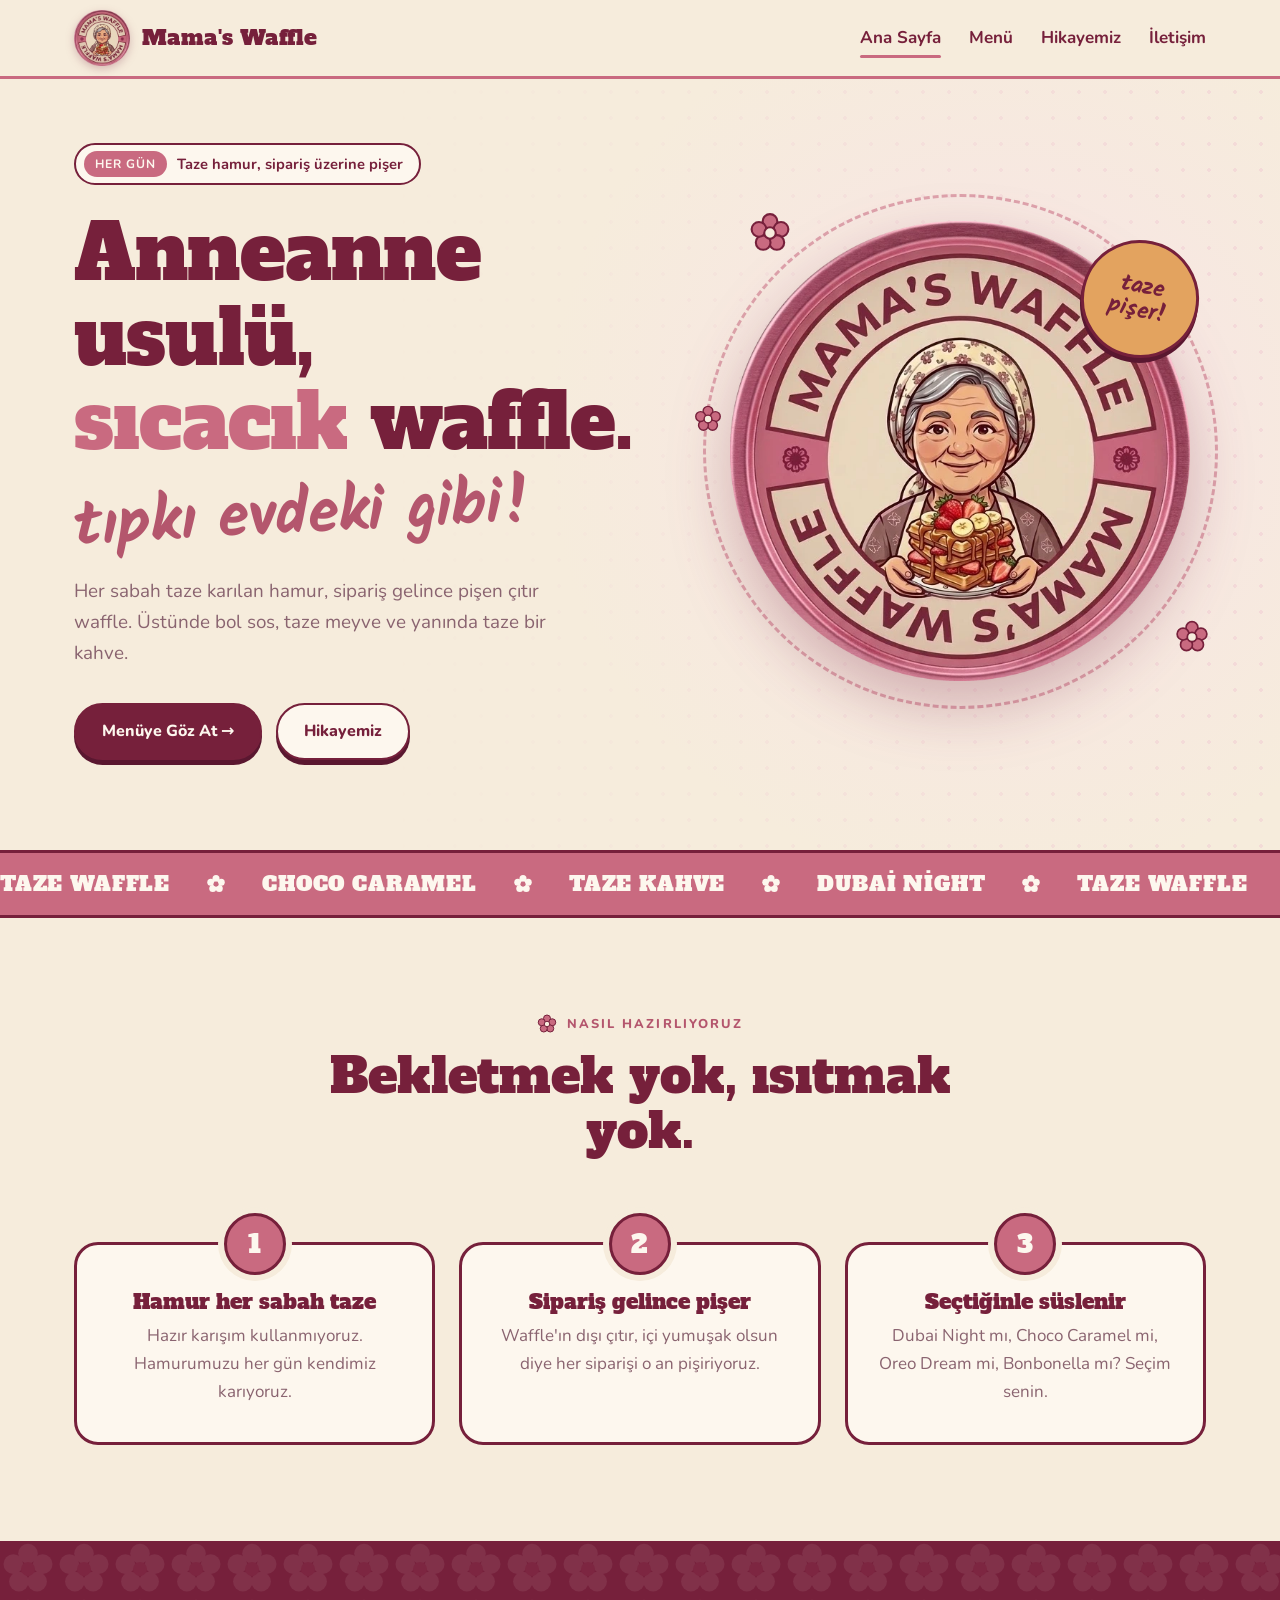
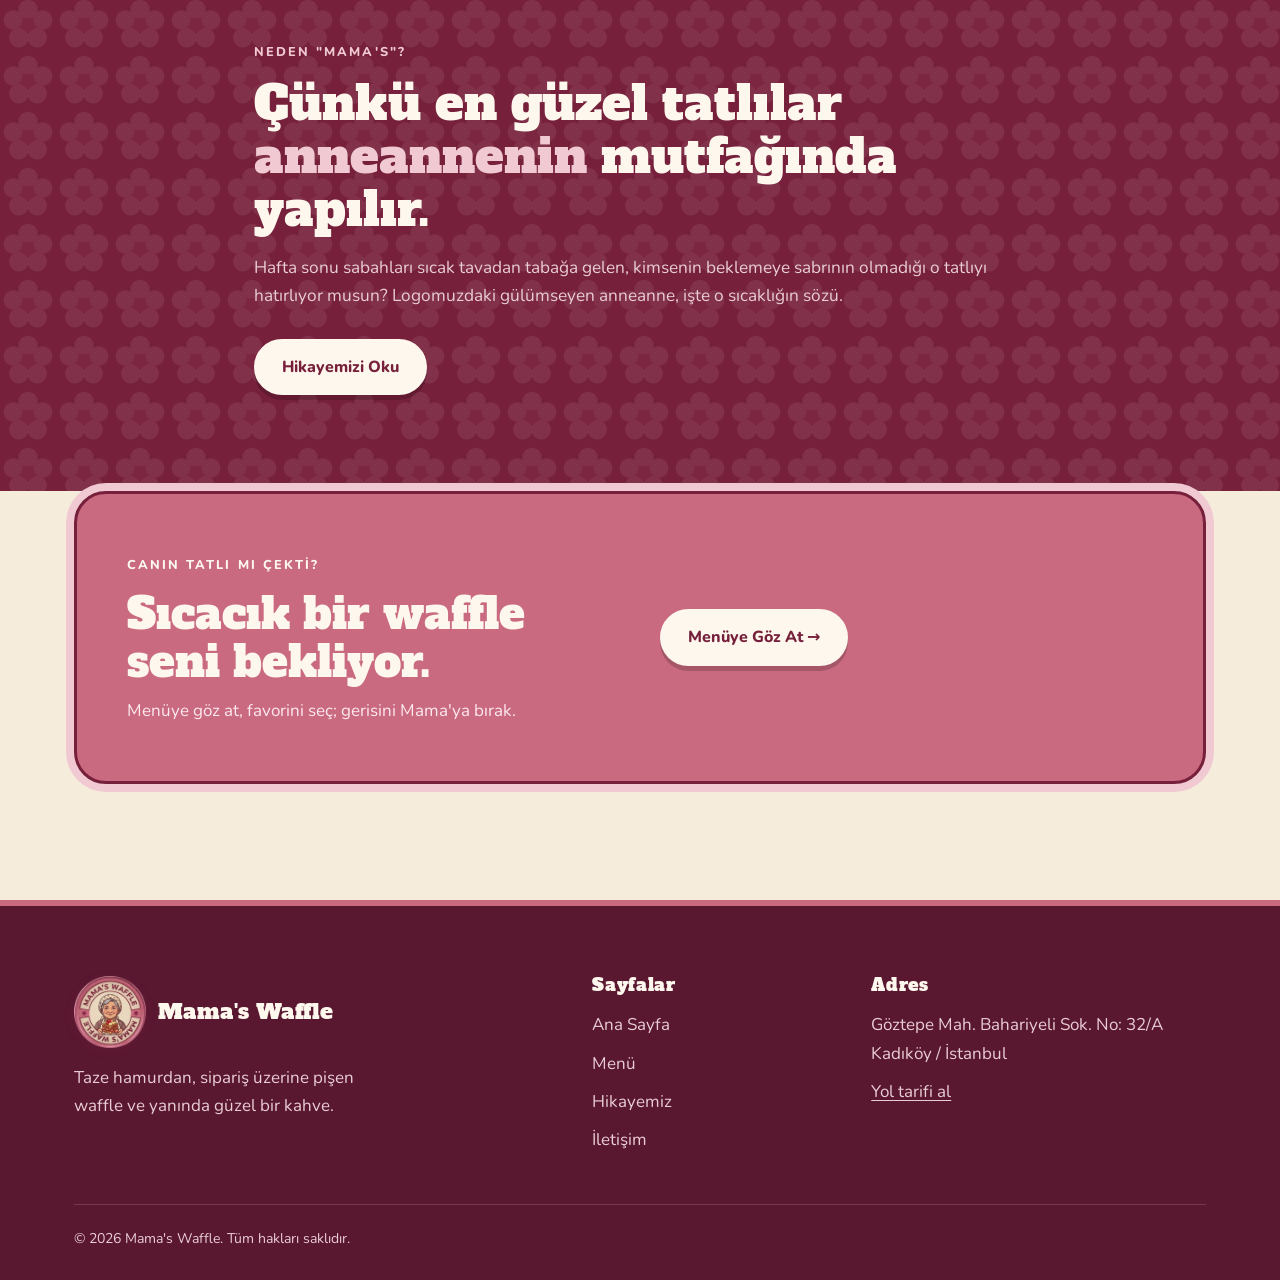
<file: index.html>
<!DOCTYPE html>
<html lang="tr">
<head>
<meta charset="UTF-8">
<meta name="viewport" content="width=device-width, initial-scale=1.0">
<!-- Google tag (gtag.js) -->
<script async src="https://www.googletagmanager.com/gtag/js?id=G-5L23BG56F2"></script>
<script>
  window.dataLayer = window.dataLayer || [];
  function gtag(){dataLayer.push(arguments);}
  gtag('js', new Date());
  gtag('config', 'G-5L23BG56F2');
</script>
<title>Mama's Waffle | Taze Waffle ve Kahve</title>
<meta name="description" content="Mama's Waffle: taze hamurdan, sipariş üzerine pişen waffle ve kahve.">
<link rel="canonical" href="https://www.mamaswaffle.com/">
<meta property="og:type" content="website">
<meta property="og:site_name" content="Mama's Waffle">
<meta property="og:title" content="Mama's Waffle | Taze Waffle ve Kahve">
<meta property="og:description" content="Mama's Waffle: taze hamurdan, sipariş üzerine pişen waffle ve kahve.">
<meta property="og:url" content="https://www.mamaswaffle.com/">
<meta property="og:image" content="https://www.mamaswaffle.com/images/og-image.png">
<meta name="twitter:card" content="summary_large_image">
<meta name="theme-color" content="#76203b">
<link rel="icon" href="favicon.png" type="image/png">
<link rel="apple-touch-icon" href="images/apple-touch-icon.png">
<link rel="preconnect" href="https://fonts.googleapis.com">
<link rel="preconnect" href="https://fonts.gstatic.com" crossorigin>
<link href="https://fonts.googleapis.com/css2?family=Alfa+Slab+One&family=Kalam:wght@700&family=Nunito:wght@400;600;700;800&display=swap" rel="stylesheet">
<link rel="stylesheet" href="style.css">
<script type="application/ld+json">{"@context":"https://schema.org","@type":"CafeOrCoffeeShop","name":"Mama's Waffle","url":"https://www.mamaswaffle.com/","logo":"https://www.mamaswaffle.com/images/logo-512.png","servesCuisine":["Waffle","Tatlı","Kahve"],"image":"https://www.mamaswaffle.com/images/og-image.png","menu":"https://www.mamaswaffle.com/menu.html"}</script>
</head>
<body>

<header>
  <nav class="nav">
    <a href="index.html" class="logo" aria-label="Mama's Waffle ana sayfa"><img src="images/logo-320.webp" alt="Mama's Waffle logosu" width="56" height="56"><span>Mama's Waffle</span></a>
    <div class="nav-links" id="navLinks">
      <a href="index.html" class="active">Ana Sayfa</a>
      <a href="menu.html">Menü</a>
      <a href="hakkimizda.html">Hikayemiz</a>
      <a href="iletisim.html">İletişim</a>
    </div>
    <button class="burger" id="burger" aria-label="Menüyü aç" aria-expanded="false"><span></span><span></span><span></span></button>
  </nav>
</header>

<main>
<section class="hero">
  <div class="container hero-grid">
    <div>
      <span class="soon"><b>Her gün</b> Taze hamur, sipariş üzerine pişer</span>
      <h1>Anneanne usulü,<br><em>sıcacık</em> waffle. <span class="hl">tıpkı evdeki gibi!</span></h1>
      <p class="lead">Her sabah taze karılan hamur, sipariş gelince pişen çıtır waffle. Üstünde bol sos, taze meyve ve yanında taze bir kahve.</p>
      <div class="hero-cta">
        <a href="menu.html" class="btn">Menüye Göz At →</a>
        <a href="hakkimizda.html" class="btn ghost">Hikayemiz</a>
      </div>
    </div>
    <div class="hero-art">
      <div class="badge-wrap">
        <div class="sticker">taze<br>pişer!</div>
        <img src="images/logo.webp" alt="Mama's Waffle logosu: elinde çilekli muzlu waffle tutan gülümseyen anneanne" width="642" height="642">
        <i class="flower f1" aria-hidden="true"></i><i class="flower f2" aria-hidden="true"></i><i class="flower f3" aria-hidden="true"></i>
      </div>
    </div>
  </div>
</section>

<div class="marquee" aria-hidden="true">
  <div class="marquee-track">
    <span>Taze Waffle</span><span>Choco Caramel</span><span>Taze Kahve</span><span>Dubai Night</span>
    <span>Taze Waffle</span><span>Choco Caramel</span><span>Taze Kahve</span><span>Dubai Night</span>
  </div>
</div>

<section class="block">
  <div class="container">
    <div class="head center reveal">
      <span class="eyebrow"><i class="flower"></i>Nasıl hazırlıyoruz</span>
      <h2>Bekletmek yok, ısıtmak yok.</h2>
    </div>
    <div class="steps steps-wrap reveal">
      <div class="step"><div class="n">1</div><h3>Hamur her sabah taze</h3><p>Hazır karışım kullanmıyoruz. Hamurumuzu her gün kendimiz karıyoruz.</p></div>
      <div class="step"><div class="n">2</div><h3>Sipariş gelince pişer</h3><p>Waffle'ın dışı çıtır, içi yumuşak olsun diye her siparişi o an pişiriyoruz.</p></div>
      <div class="step"><div class="n">3</div><h3>Seçtiğinle süslenir</h3><p>Dubai Night mı, Choco Caramel mi, Oreo Dream mi, Bonbonella mı? Seçim senin.</p></div>
    </div>
  </div>
</section>


<section class="block mama-band">
  <div class="container grid">
    <div class="reveal">
      <span class="eyebrow">Neden "Mama's"?</span>
      <h2>Çünkü en güzel tatlılar <em>anneannenin</em> mutfağında yapılır.</h2>
      <p>Hafta sonu sabahları sıcak tavadan tabağa gelen, kimsenin beklemeye sabrının olmadığı o tatlıyı hatırlıyor musun? Logomuzdaki gülümseyen anneanne, işte o sıcaklığın sözü.</p>
      <a href="hakkimizda.html" class="btn light">Hikayemizi Oku</a>
    </div>
  </div>
</section>

<section class="block" style="padding-top:0">
  <div class="container">
    <div class="notify reveal">
      <div>
        <span class="eyebrow">Canın tatlı mı çekti?</span>
        <h2>Sıcacık bir waffle seni bekliyor.</h2>
        <p>Menüye göz at, favorini seç; gerisini Mama'ya bırak.</p>
      </div>
      <div><a href="menu.html" class="btn light">Menüye Göz At →</a></div>
    </div>
  </div>
</section>
</main>

<footer>
  <div class="container">
    <div class="foot">
      <div>
        <a href="index.html" class="logo"><img src="images/logo-320.webp" alt="" width="72" height="72" loading="lazy"><span>Mama's Waffle</span></a>
        <p style="margin-top:16px;max-width:320px">Taze hamurdan, sipariş üzerine pişen waffle ve yanında güzel bir kahve.</p>
      </div>
      <div>
        <h4>Sayfalar</h4>
        <ul>
          <li><a href="index.html">Ana Sayfa</a></li>
          <li><a href="menu.html">Menü</a></li>
          <li><a href="hakkimizda.html">Hikayemiz</a></li>
          <li><a href="iletisim.html">İletişim</a></li>
        </ul>
      </div>
      <div>
        <h4>Adres</h4>
        <p>Göztepe Mah. Bahariyeli Sok. No: 32/A<br>Kadıköy / İstanbul</p>
        <p style="margin-top:10px"><a href="https://www.google.com/maps/search/?api=1&amp;query=Bahariyeli+Sokak+32+G%C3%B6ztepe+Kad%C4%B1k%C3%B6y+%C4%B0stanbul" target="_blank" rel="noopener" style="text-decoration:underline;text-underline-offset:3px">Yol tarifi al</a></p>
      </div>
    </div>
    <div class="foot-bottom">
      <span>© 2026 Mama's Waffle. Tüm hakları saklıdır.</span>
    </div>
  </div>
</footer>

<script src="script.js"></script>
</body>
</html>
</file>
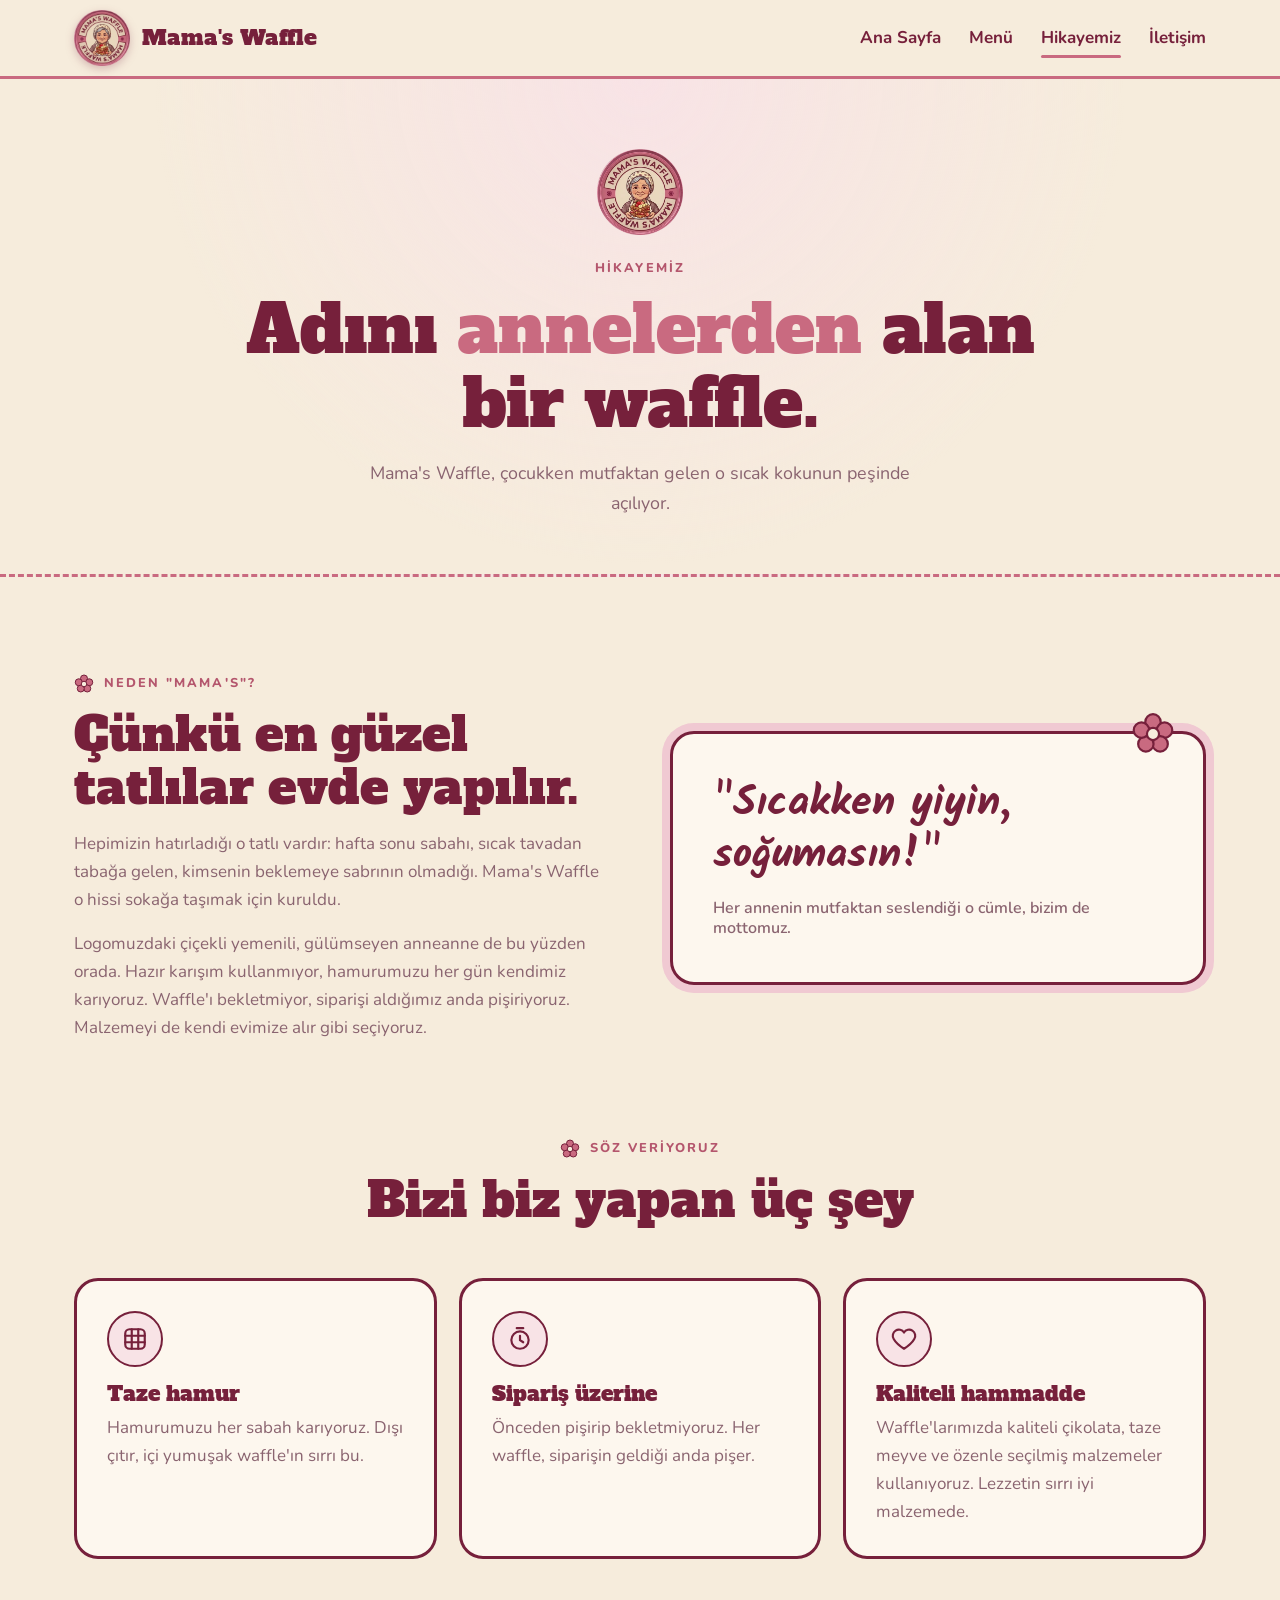
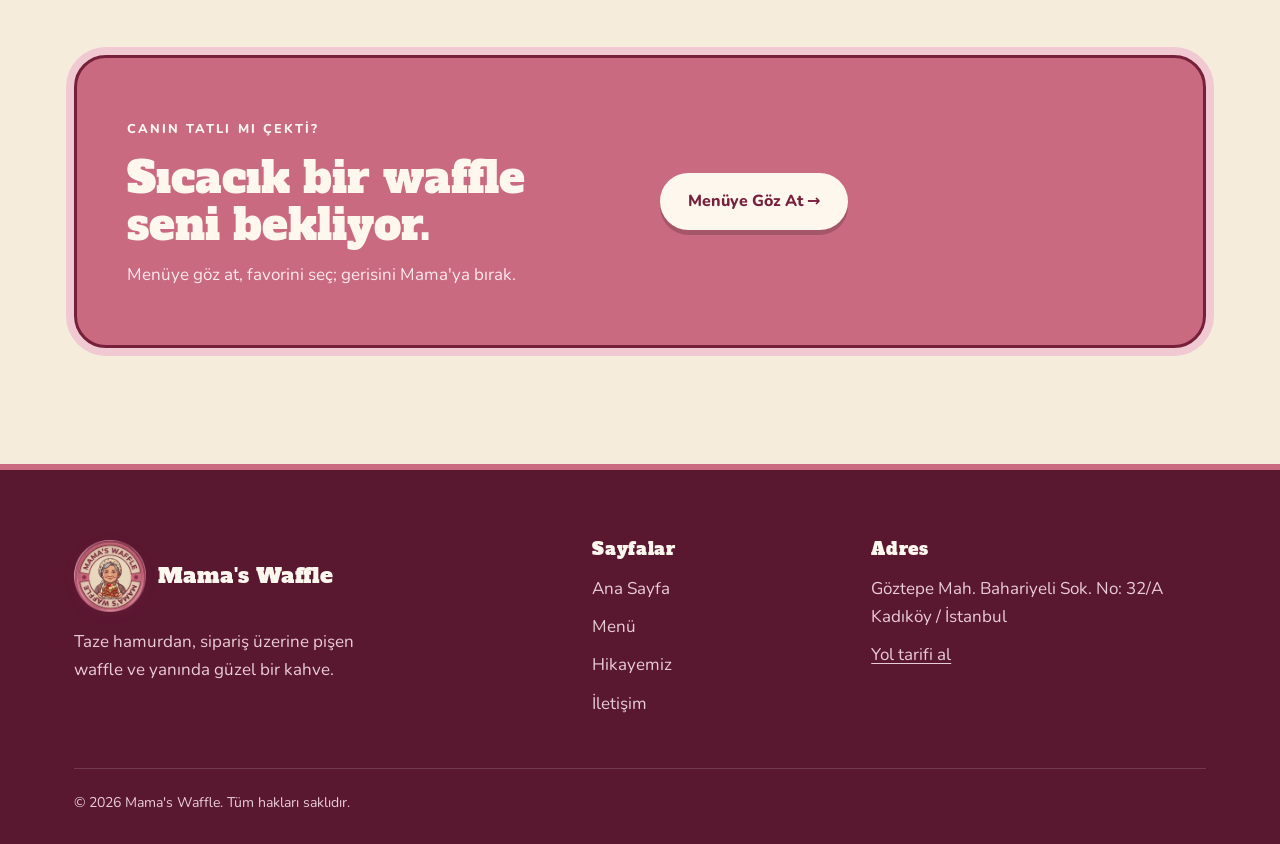
<file: hakkimizda.html>
<!DOCTYPE html>
<html lang="tr">
<head>
<meta charset="UTF-8">
<meta name="viewport" content="width=device-width, initial-scale=1.0">
<!-- Google tag (gtag.js) -->
<script async src="https://www.googletagmanager.com/gtag/js?id=G-5L23BG56F2"></script>
<script>
  window.dataLayer = window.dataLayer || [];
  function gtag(){dataLayer.push(arguments);}
  gtag('js', new Date());
  gtag('config', 'G-5L23BG56F2');
</script>
<title>Hikayemiz | Mama's Waffle</title>
<meta name="description" content="Mama's Waffle'ın hikayesi: anneanne tarifi, taze hamur, sipariş üzerine pişen waffle ve kaliteli hammadde.">
<link rel="canonical" href="https://www.mamaswaffle.com/hakkimizda.html">
<meta property="og:type" content="website">
<meta property="og:site_name" content="Mama's Waffle">
<meta property="og:title" content="Hikayemiz | Mama's Waffle">
<meta property="og:description" content="Mama's Waffle'ın hikayesi: anneanne tarifi, taze hamur, sipariş üzerine pişen waffle ve kaliteli hammadde.">
<meta property="og:url" content="https://www.mamaswaffle.com/hakkimizda.html">
<meta property="og:image" content="https://www.mamaswaffle.com/images/og-image.png">
<meta name="twitter:card" content="summary_large_image">
<meta name="theme-color" content="#76203b">
<link rel="icon" href="favicon.png" type="image/png">
<link rel="apple-touch-icon" href="images/apple-touch-icon.png">
<link rel="preconnect" href="https://fonts.googleapis.com">
<link rel="preconnect" href="https://fonts.gstatic.com" crossorigin>
<link href="https://fonts.googleapis.com/css2?family=Alfa+Slab+One&family=Kalam:wght@700&family=Nunito:wght@400;600;700;800&display=swap" rel="stylesheet">
<link rel="stylesheet" href="style.css">
</head>
<body>

<header>
  <nav class="nav">
    <a href="index.html" class="logo" aria-label="Mama's Waffle ana sayfa"><img src="images/logo-320.webp" alt="Mama's Waffle logosu" width="56" height="56"><span>Mama's Waffle</span></a>
    <div class="nav-links" id="navLinks">
      <a href="index.html">Ana Sayfa</a>
      <a href="menu.html">Menü</a>
      <a href="hakkimizda.html" class="active">Hikayemiz</a>
      <a href="iletisim.html">İletişim</a>
    </div>
    <button class="burger" id="burger" aria-label="Menüyü aç" aria-expanded="false"><span></span><span></span><span></span></button>
  </nav>
</header>

<main>
<section class="page-hero">
  <div class="container">
    <img class="mini" src="images/logo-320.webp" alt="" width="86" height="86">
    <span class="eyebrow">Hikayemiz</span>
    <h1>Adını <em>annelerden</em> alan bir waffle.</h1>
    <p>Mama's Waffle, çocukken mutfaktan gelen o sıcak kokunun peşinde açılıyor.</p>
  </div>
</section>

<section class="block">
  <div class="container split">
    <div class="reveal">
      <span class="eyebrow"><i class="flower"></i>Neden "Mama's"?</span>
      <h2>Çünkü en güzel tatlılar evde yapılır.</h2>
      <p>Hepimizin hatırladığı o tatlı vardır: hafta sonu sabahı, sıcak tavadan tabağa gelen, kimsenin beklemeye sabrının olmadığı. Mama's Waffle o hissi sokağa taşımak için kuruldu.</p>
      <p>Logomuzdaki çiçekli yemenili, gülümseyen anneanne de bu yüzden orada. Hazır karışım kullanmıyor, hamurumuzu her gün kendimiz karıyoruz. Waffle'ı bekletmiyor, siparişi aldığımız anda pişiriyoruz. Malzemeyi de kendi evimize alır gibi seçiyoruz.</p>
    </div>
    <blockquote class="quote reveal">
      "Sıcakken yiyin, soğumasın!"
      <small>Her annenin mutfaktan seslendiği o cümle, bizim de mottomuz.</small>
    </blockquote>
  </div>
</section>

<section class="block" style="padding-top:0">
  <div class="container">
    <div class="head center reveal">
      <span class="eyebrow"><i class="flower"></i>Söz veriyoruz</span>
      <h2>Bizi biz yapan üç şey</h2>
    </div>
    <div class="values">
      <div class="value reveal">
        <div class="ic"><svg width="26" height="26" viewBox="0 0 24 24" fill="none" stroke="#76203b" stroke-width="2" stroke-linecap="round"><rect x="3" y="3" width="18" height="18" rx="4"/><path d="M9 3v18M15 3v18M3 9h18M3 15h18"/></svg></div>
        <h3>Taze hamur</h3>
        <p>Hamurumuzu her sabah karıyoruz. Dışı çıtır, içi yumuşak waffle'ın sırrı bu.</p>
      </div>
      <div class="value reveal">
        <div class="ic"><svg width="26" height="26" viewBox="0 0 24 24" fill="none" stroke="#76203b" stroke-width="2" stroke-linecap="round"><circle cx="12" cy="13" r="8"/><path d="M12 9v4l3 2M9 2h6"/></svg></div>
        <h3>Sipariş üzerine</h3>
        <p>Önceden pişirip bekletmiyoruz. Her waffle, siparişin geldiği anda pişer.</p>
      </div>
      <div class="value reveal">
        <div class="ic"><svg width="26" height="26" viewBox="0 0 24 24" fill="none" stroke="#76203b" stroke-width="2" stroke-linecap="round" stroke-linejoin="round"><path d="M12 21s-7-4.5-9.5-9A5.5 5.5 0 0 1 12 6a5.5 5.5 0 0 1 9.5 6C19 16.5 12 21 12 21z"/></svg></div>
        <h3>Kaliteli hammadde</h3>
        <p>Waffle'larımızda kaliteli çikolata, taze meyve ve özenle seçilmiş malzemeler kullanıyoruz. Lezzetin sırrı iyi malzemede.</p>
      </div>
    </div>
  </div>
</section>

<section class="block" style="padding-top:0">
  <div class="container">
    <div class="notify reveal">
      <div>
        <span class="eyebrow">Canın tatlı mı çekti?</span>
        <h2>Sıcacık bir waffle seni bekliyor.</h2>
        <p>Menüye göz at, favorini seç; gerisini Mama'ya bırak.</p>
      </div>
      <div><a href="menu.html" class="btn light">Menüye Göz At →</a></div>
    </div>
  </div>
</section>
</main>

<footer>
  <div class="container">
    <div class="foot">
      <div>
        <a href="index.html" class="logo"><img src="images/logo-320.webp" alt="" width="72" height="72" loading="lazy"><span>Mama's Waffle</span></a>
        <p style="margin-top:16px;max-width:320px">Taze hamurdan, sipariş üzerine pişen waffle ve yanında güzel bir kahve.</p>
      </div>
      <div>
        <h4>Sayfalar</h4>
        <ul>
          <li><a href="index.html">Ana Sayfa</a></li>
          <li><a href="menu.html">Menü</a></li>
          <li><a href="hakkimizda.html">Hikayemiz</a></li>
          <li><a href="iletisim.html">İletişim</a></li>
        </ul>
      </div>
      <div>
        <h4>Adres</h4>
        <p>Göztepe Mah. Bahariyeli Sok. No: 32/A<br>Kadıköy / İstanbul</p>
        <p style="margin-top:10px"><a href="https://www.google.com/maps/search/?api=1&amp;query=Bahariyeli+Sokak+32+G%C3%B6ztepe+Kad%C4%B1k%C3%B6y+%C4%B0stanbul" target="_blank" rel="noopener" style="text-decoration:underline;text-underline-offset:3px">Yol tarifi al</a></p>
      </div>
    </div>
    <div class="foot-bottom">
      <span>© 2026 Mama's Waffle. Tüm hakları saklıdır.</span>
    </div>
  </div>
</footer>

<script src="script.js"></script>
</body>
</html>
</file>
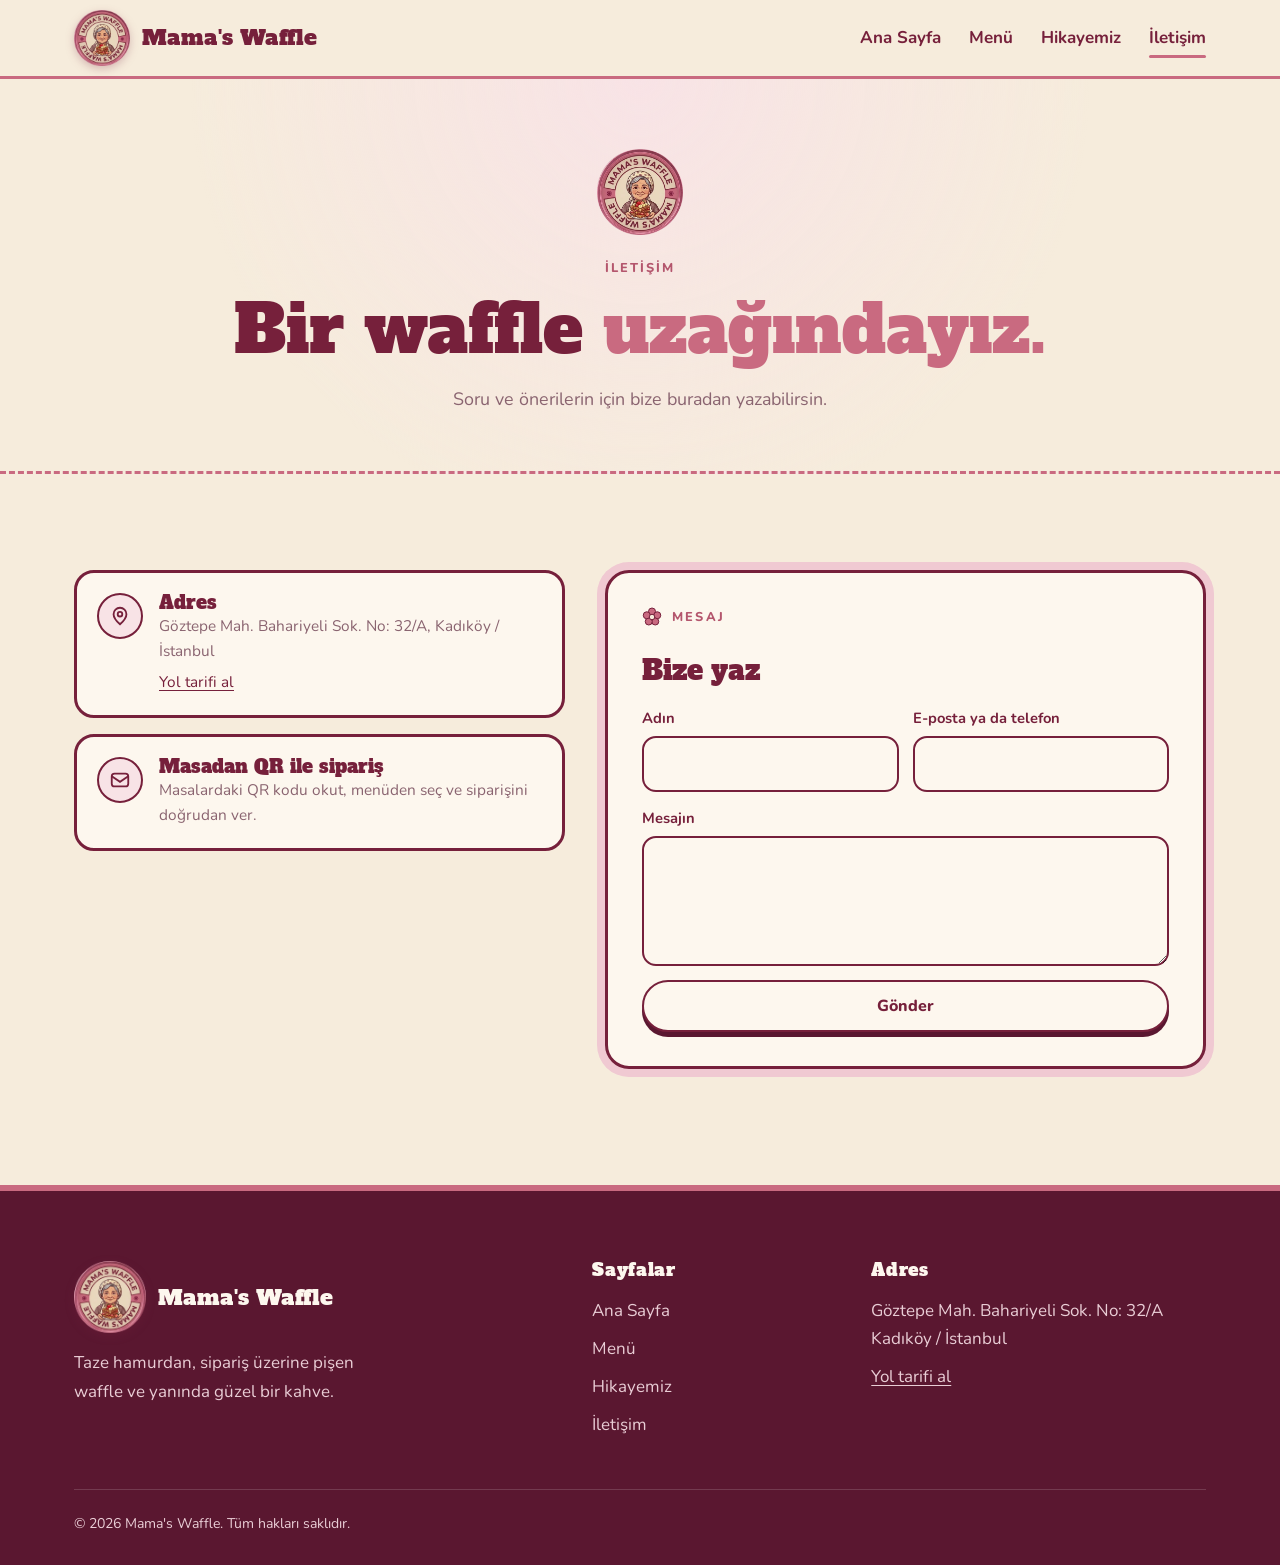
<file: iletisim.html>
<!DOCTYPE html>
<html lang="tr">
<head>
<meta charset="UTF-8">
<meta name="viewport" content="width=device-width, initial-scale=1.0">
<!-- Google tag (gtag.js) -->
<script async src="https://www.googletagmanager.com/gtag/js?id=G-5L23BG56F2"></script>
<script>
  window.dataLayer = window.dataLayer || [];
  function gtag(){dataLayer.push(arguments);}
  gtag('js', new Date());
  gtag('config', 'G-5L23BG56F2');
</script>
<title>İletişim | Mama's Waffle</title>
<meta name="description" content="Mama's Waffle ile iletişime geç: soru ve önerilerin için.">
<link rel="canonical" href="https://www.mamaswaffle.com/iletisim.html">
<meta property="og:type" content="website">
<meta property="og:site_name" content="Mama's Waffle">
<meta property="og:title" content="İletişim | Mama's Waffle">
<meta property="og:description" content="Mama's Waffle ile iletişime geç: soru ve önerilerin için.">
<meta property="og:url" content="https://www.mamaswaffle.com/iletisim.html">
<meta property="og:image" content="https://www.mamaswaffle.com/images/og-image.png">
<meta name="twitter:card" content="summary_large_image">
<meta name="theme-color" content="#76203b">
<link rel="icon" href="favicon.png" type="image/png">
<link rel="apple-touch-icon" href="images/apple-touch-icon.png">
<link rel="preconnect" href="https://fonts.googleapis.com">
<link rel="preconnect" href="https://fonts.gstatic.com" crossorigin>
<link href="https://fonts.googleapis.com/css2?family=Alfa+Slab+One&family=Kalam:wght@700&family=Nunito:wght@400;600;700;800&display=swap" rel="stylesheet">
<link rel="stylesheet" href="style.css">
</head>
<body>

<header>
  <nav class="nav">
    <a href="index.html" class="logo" aria-label="Mama's Waffle ana sayfa"><img src="images/logo-320.webp" alt="Mama's Waffle logosu" width="56" height="56"><span>Mama's Waffle</span></a>
    <div class="nav-links" id="navLinks">
      <a href="index.html">Ana Sayfa</a>
      <a href="menu.html">Menü</a>
      <a href="hakkimizda.html">Hikayemiz</a>
      <a href="iletisim.html" class="active">İletişim</a>
    </div>
    <button class="burger" id="burger" aria-label="Menüyü aç" aria-expanded="false"><span></span><span></span><span></span></button>
  </nav>
</header>

<main>
<section class="page-hero">
  <div class="container">
    <img class="mini" src="images/logo-320.webp" alt="" width="86" height="86">
    <span class="eyebrow">İletişim</span>
    <h1>Bir waffle <em>uzağındayız.</em></h1>
    <p>Soru ve önerilerin için bize buradan yazabilirsin.</p>
  </div>
</section>

<section class="block">
  <div class="container contact-grid">
    <div class="info-list">
      <div class="info reveal">
        <div class="ic"><svg width="22" height="22" viewBox="0 0 24 24" fill="none" stroke="#76203b" stroke-width="2"><path d="M12 21s-7-6.2-7-11a7 7 0 0114 0c0 4.8-7 11-7 11z"/><circle cx="12" cy="10" r="2.5"/></svg></div>
        <div><h3>Adres</h3><p>Göztepe Mah. Bahariyeli Sok. No: 32/A, Kadıköy / İstanbul</p><p style="margin-top:6px"><a href="https://www.google.com/maps/search/?api=1&amp;query=Bahariyeli+Sokak+32+G%C3%B6ztepe+Kad%C4%B1k%C3%B6y+%C4%B0stanbul" target="_blank" rel="noopener" style="text-decoration:underline;text-underline-offset:3px;color:var(--plum)">Yol tarifi al</a></p></div>
      </div>
      <div class="info reveal">
        <div class="ic"><svg width="22" height="22" viewBox="0 0 24 24" fill="none" stroke="#76203b" stroke-width="2"><rect x="3" y="5" width="18" height="14" rx="3"/><path d="M3 8l9 6 9-6"/></svg></div>
        <div><h3>Masadan QR ile sipariş</h3><p>Masalardaki QR kodu okut, menüden seç ve siparişini doğrudan ver.</p></div>
      </div>
    </div>

    <div style="display:grid;gap:28px">

      <form class="card-form js-form reveal" data-msg="Mesajın alındı, teşekkürler! En kısa sürede dönüş yapacağız.">
        <span class="eyebrow"><i class="flower"></i>Mesaj</span>
        <h2>Bize yaz</h2>
        <div class="row2">
          <label>Adın<input class="field" name="ad" required></label>
          <label>E-posta ya da telefon<input class="field" name="iletisim" required></label>
        </div>
        <label>Mesajın<textarea class="field" name="mesaj" required></textarea></label>
        <button class="btn ghost" type="submit">Gönder</button>
        <div class="form-msg"></div>
      </form>
    </div>
  </div>
</section>
</main>

<footer>
  <div class="container">
    <div class="foot">
      <div>
        <a href="index.html" class="logo"><img src="images/logo-320.webp" alt="" width="72" height="72" loading="lazy"><span>Mama's Waffle</span></a>
        <p style="margin-top:16px;max-width:320px">Taze hamurdan, sipariş üzerine pişen waffle ve yanında güzel bir kahve.</p>
      </div>
      <div>
        <h4>Sayfalar</h4>
        <ul>
          <li><a href="index.html">Ana Sayfa</a></li>
          <li><a href="menu.html">Menü</a></li>
          <li><a href="hakkimizda.html">Hikayemiz</a></li>
          <li><a href="iletisim.html">İletişim</a></li>
        </ul>
      </div>
      <div>
        <h4>Adres</h4>
        <p>Göztepe Mah. Bahariyeli Sok. No: 32/A<br>Kadıköy / İstanbul</p>
        <p style="margin-top:10px"><a href="https://www.google.com/maps/search/?api=1&amp;query=Bahariyeli+Sokak+32+G%C3%B6ztepe+Kad%C4%B1k%C3%B6y+%C4%B0stanbul" target="_blank" rel="noopener" style="text-decoration:underline;text-underline-offset:3px">Yol tarifi al</a></p>
      </div>
    </div>
    <div class="foot-bottom">
      <span>© 2026 Mama's Waffle. Tüm hakları saklıdır.</span>
    </div>
  </div>
</footer>

<script src="script.js"></script>
</body>
</html>
</file>
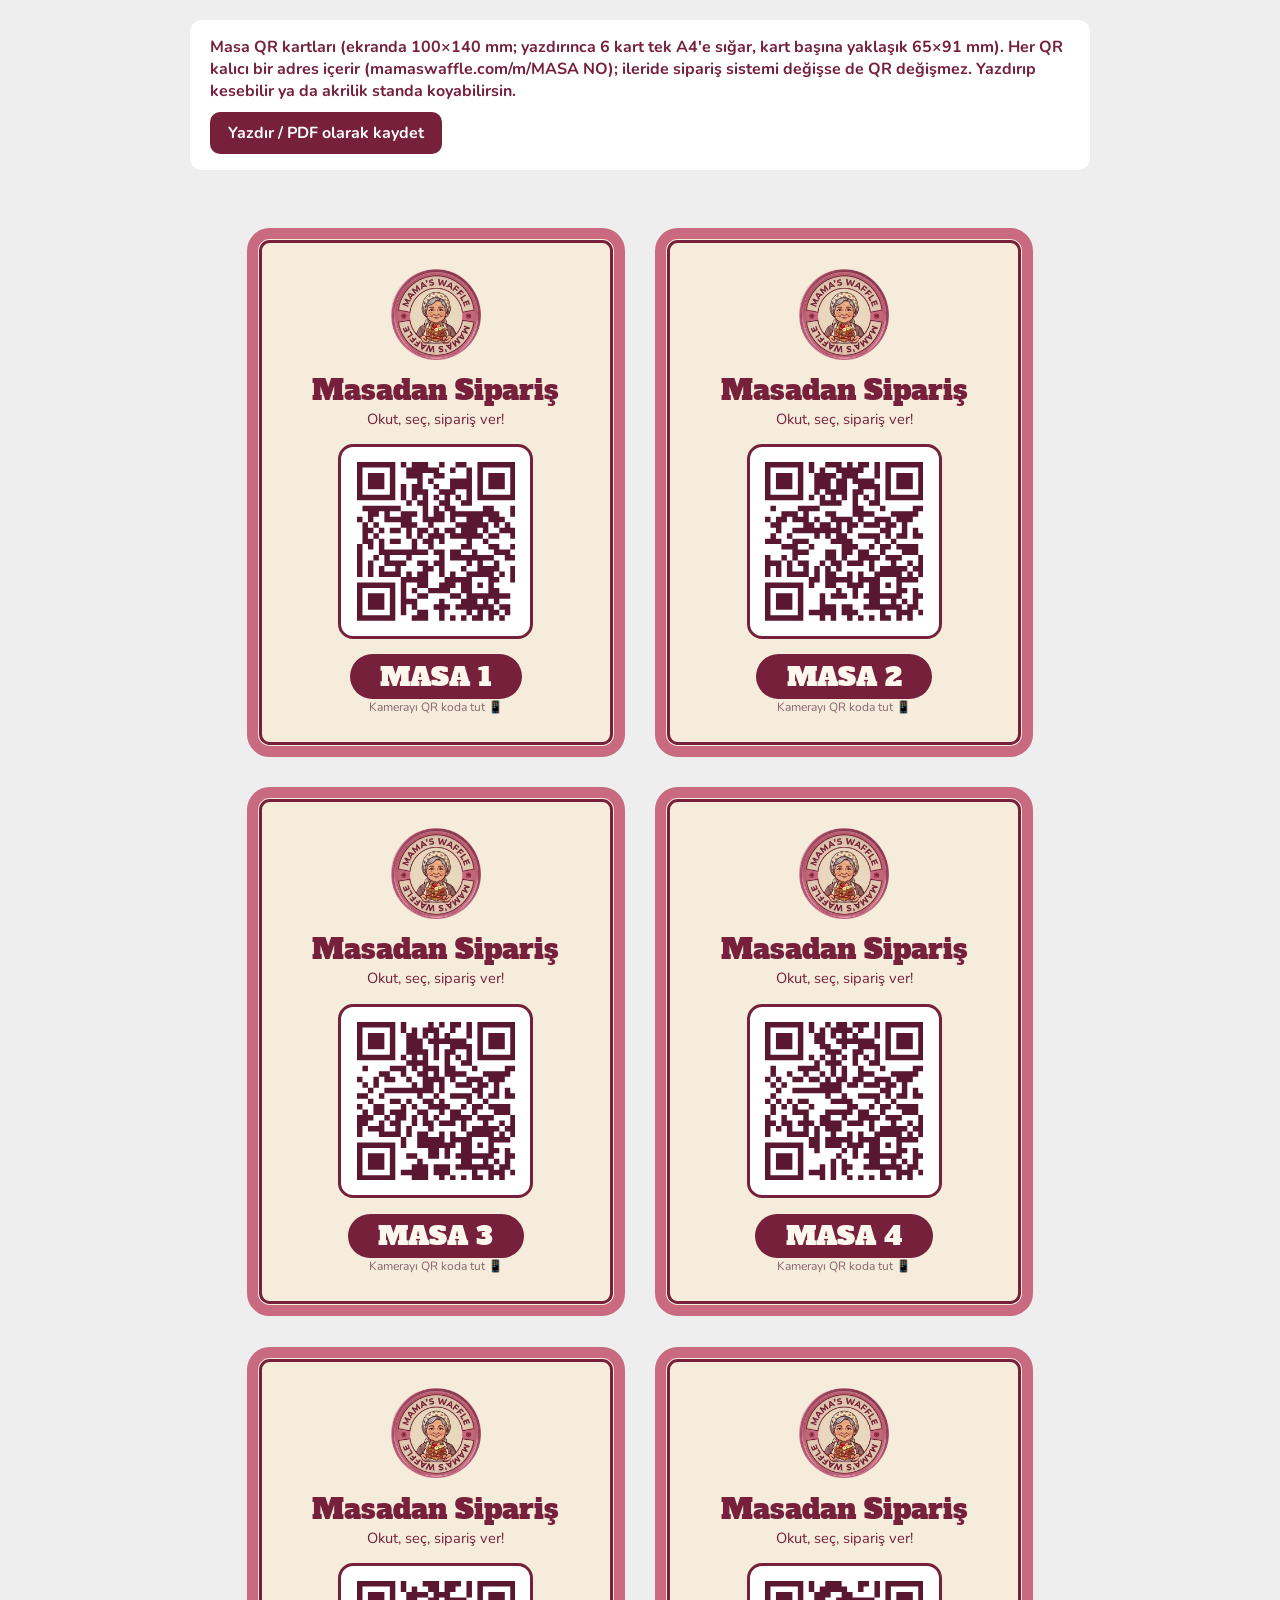
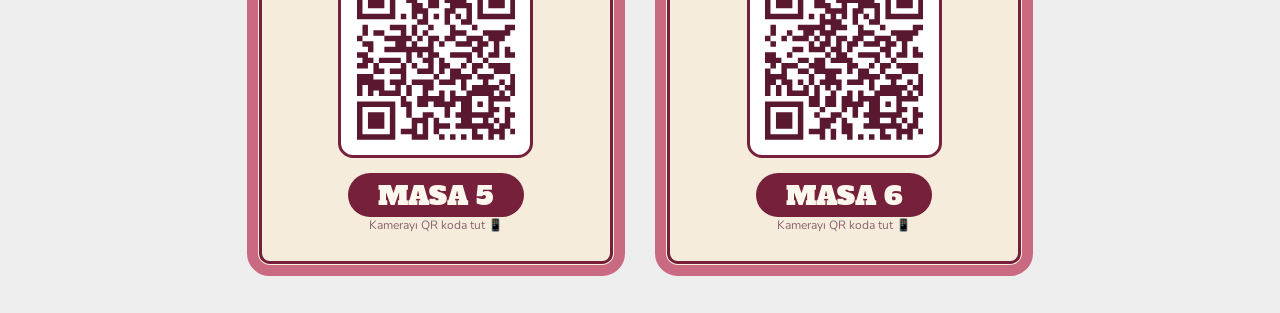
<file: masa-qr.html>
<!DOCTYPE html>
<html lang="tr"><head><meta charset="UTF-8"><meta name="viewport" content="width=device-width, initial-scale=1.0">
<title>Masa QR Kartları | Mama's Waffle</title><meta name="robots" content="noindex">
<link href="https://fonts.googleapis.com/css2?family=Alfa+Slab+One&family=Nunito:wght@700;800&display=swap" rel="stylesheet">
<style>
*{box-sizing:border-box;margin:0;padding:0}
body{font-family:Nunito,sans-serif;background:#eee;color:#76203b}
.bilgi{max-width:900px;margin:20px auto;background:#fff;padding:16px 20px;border-radius:12px;font-weight:700}
.bilgi button{margin-top:10px;background:#76203b;color:#fff;border:0;border-radius:10px;padding:10px 18px;font:inherit;cursor:pointer}
.sayfa{display:grid;grid-template-columns:repeat(2,100mm);gap:8mm;justify-content:center;padding:10mm 0}
.kart{width:100mm;height:140mm;background:#f6ecdc;border:3mm solid #c96a80;outline:1mm solid #76203b;outline-offset:-4mm;border-radius:6mm;display:flex;flex-direction:column;align-items:center;padding:8mm 8mm 9mm;text-align:center;break-inside:avoid}
.logo{width:24mm;height:24mm}
h2{font-family:'Alfa Slab One',serif;font-weight:400;font-size:21pt;margin-top:3mm}
.alt{font-size:11pt}
.qr{background:#fff;padding:4mm;border-radius:4mm;margin-top:4mm;border:.8mm solid #76203b}
.qr svg{width:42mm;height:42mm;display:block}
.masa{font-family:'Alfa Slab One',serif;font-size:20pt;background:#76203b;color:#fdf7ee;border-radius:99px;padding:1mm 8mm;margin-top:4mm}
.k{font-size:9pt;margin-top:auto;color:#8a6470}
@media print{body{background:#fff}.bilgi{display:none}.sayfa{padding:0;gap:3mm;grid-template-columns:repeat(3,65mm);justify-content:center;align-content:start}.kart{zoom:.65}@page{size:A4;margin:3mm}}
</style></head><body>
<div class="bilgi">Masa QR kartları (ekranda 100×140 mm; yazdırınca 6 kart tek A4'e sığar, kart başına yaklaşık 65×91 mm). Her QR kalıcı bir adres içerir (mamaswaffle.com/m/MASA NO); ileride sipariş sistemi değişse de QR değişmez. Yazdırıp kesebilir ya da akrilik standa koyabilirsin.<br><button onclick="print()">Yazdır / PDF olarak kaydet</button></div>
<div class="sayfa"><div class="kart"><img class="logo" src="images/logo-320.webp" alt="">
<h2>Masadan Sipariş</h2><p class="alt">Okut, seç, sipariş ver!</p>
<div class="qr"><svg viewBox="0 0 29 29" class="segno"><path class="qrline" stroke="#5a1730" d="M0 0.5h7m1 0h1m1 0h3m2 0h1m2 0h2m2 0h7m-29 1h1m5 0h1m2 0h6m2 0h1m2 0h1m1 0h1m5 0h1m-29 1h1m1 0h3m1 0h1m2 0h3m2 0h2m4 0h1m1 0h1m1 0h3m1 0h1m-29 1h1m1 0h3m1 0h1m4 0h1m1 0h1m3 0h4m1 0h1m1 0h3m1 0h1m-29 1h1m1 0h3m1 0h1m1 0h1m1 0h2m2 0h1m2 0h4m1 0h1m1 0h3m1 0h1m-29 1h1m5 0h1m1 0h1m1 0h3m2 0h3m2 0h1m1 0h1m5 0h1m-29 1h7m1 0h1m1 0h1m1 0h1m1 0h1m1 0h1m1 0h1m1 0h1m1 0h7m-20 1h1m1 0h2m2 0h2m2 0h2m-20 1h7m4 0h1m1 0h1m1 0h2m5 0h2m3 0h1m-27 1h2m1 0h1m2 0h3m1 0h1m1 0h2m1 0h9m2 0h1m-29 1h1m1 0h1m2 0h5m2 0h4m1 0h1m2 0h3m1 0h3m-26 1h1m1 0h1m4 0h3m2 0h1m4 0h6m1 0h1m1 0h1m-27 1h2m1 0h1m1 0h2m1 0h1m1 0h2m1 0h1m1 0h2m1 0h3m1 0h1m2 0h3m-28 1h1m1 0h1m5 0h1m1 0h1m1 0h3m1 0h6m1 0h2m2 0h1m-28 1h2m1 0h1m1 0h2m2 0h1m1 0h2m1 0h1m4 0h1m2 0h1m-24 1h1m1 0h1m1 0h1m5 0h1m2 0h1m5 0h2m3 0h2m2 0h1m-29 1h1m3 0h9m1 0h2m1 0h2m2 0h1m3 0h3m-28 1h1m2 0h1m1 0h1m3 0h1m5 0h1m1 0h8m2 0h2m-29 1h1m1 0h1m2 0h4m2 0h2m1 0h2m4 0h1m1 0h1m2 0h1m-26 1h1m1 0h1m1 0h1m2 0h1m4 0h2m1 0h1m3 0h1m2 0h4m2 0h1m-29 1h1m1 0h1m1 0h4m1 0h1m1 0h2m2 0h1m1 0h1m2 0h5m1 0h1m1 0h1m-21 1h5m3 0h5m3 0h2m2 0h1m-29 1h7m1 0h1m2 0h2m2 0h3m1 0h2m1 0h1m1 0h1m-25 1h1m5 0h1m1 0h1m1 0h1m2 0h4m2 0h2m3 0h2m-26 1h1m1 0h3m1 0h1m1 0h1m2 0h2m4 0h2m1 0h8m-28 1h1m1 0h3m1 0h1m1 0h3m4 0h1m3 0h3m1 0h1m1 0h1m-26 1h1m1 0h3m1 0h1m1 0h1m1 0h1m3 0h3m1 0h7m1 0h2m-28 1h1m5 0h1m1 0h1m2 0h2m2 0h1m4 0h1m1 0h1m1 0h2m1 0h1m-28 1h7m3 0h3m2 0h1m1 0h1m1 0h1m1 0h2m1 0h1m1 0h1"/></svg></div><div class="masa">MASA 1</div><p class="k">Kamerayı QR koda tut 📱</p></div><div class="kart"><img class="logo" src="images/logo-320.webp" alt="">
<h2>Masadan Sipariş</h2><p class="alt">Okut, seç, sipariş ver!</p>
<div class="qr"><svg viewBox="0 0 29 29" class="segno"><path class="qrline" stroke="#5a1730" d="M0 0.5h7m1 0h1m2 0h3m1 0h1m1 0h2m1 0h1m1 0h7m-29 1h1m5 0h1m1 0h1m1 0h1m2 0h5m2 0h1m1 0h1m5 0h1m-29 1h1m1 0h3m1 0h1m2 0h4m1 0h3m3 0h1m1 0h1m1 0h3m1 0h1m-29 1h1m1 0h3m1 0h1m2 0h3m1 0h2m1 0h4m2 0h1m1 0h3m1 0h1m-29 1h1m1 0h3m1 0h1m2 0h3m1 0h2m2 0h4m1 0h1m1 0h3m1 0h1m-29 1h1m5 0h1m2 0h1m1 0h4m1 0h2m2 0h1m1 0h1m5 0h1m-29 1h7m1 0h1m1 0h1m1 0h1m1 0h1m1 0h1m1 0h1m1 0h1m1 0h7m-19 1h4m2 0h1m2 0h2m-20 1h1m4 0h4m6 0h2m3 0h1m5 0h2m-26 1h3m1 0h1m3 0h2m3 0h4m3 0h5m-28 1h1m1 0h2m1 0h3m1 0h1m2 0h4m1 0h1m2 0h3m1 0h3m-26 1h2m4 0h2m1 0h2m1 0h1m1 0h2m1 0h3m1 0h2m1 0h1m-24 1h1m2 0h9m1 0h1m5 0h2m2 0h1m1 0h1m-27 1h1m2 0h1m4 0h1m1 0h1m1 0h2m2 0h4m1 0h1m1 0h2m1 0h2m-29 1h3m2 0h3m4 0h4m4 0h1m2 0h1m-21 1h3m2 0h1m5 0h3m2 0h1m1 0h2m1 0h4m-23 1h3m3 0h2m1 0h2m1 0h2m2 0h1m3 0h3m-28 1h1m2 0h1m1 0h1m5 0h2m1 0h1m2 0h4m1 0h3m3 0h1m-29 1h3m1 0h1m1 0h2m2 0h1m1 0h2m1 0h3m1 0h1m3 0h1m2 0h1m1 0h1m-29 1h1m1 0h1m1 0h1m2 0h1m1 0h1m1 0h1m1 0h1m5 0h1m1 0h5m1 0h2m-29 1h1m1 0h1m1 0h4m1 0h1m1 0h2m2 0h1m1 0h1m2 0h5m1 0h1m1 0h1m-21 1h2m1 0h5m1 0h4m3 0h4m-28 1h7m1 0h1m2 0h2m2 0h3m1 0h2m1 0h1m1 0h1m-25 1h1m5 0h1m6 0h1m2 0h1m2 0h2m3 0h2m1 0h1m-28 1h1m1 0h3m1 0h1m3 0h1m1 0h3m1 0h1m1 0h7m2 0h2m-29 1h1m1 0h3m1 0h1m3 0h1m8 0h2m2 0h1m1 0h1m1 0h1m-28 1h1m1 0h3m1 0h1m3 0h3m1 0h2m2 0h7m1 0h2m-28 1h1m5 0h1m1 0h5m1 0h3m4 0h1m2 0h3m1 0h1m-29 1h7m3 0h1m1 0h1m2 0h1m1 0h1m1 0h1m1 0h2m1 0h1m1 0h1"/></svg></div><div class="masa">MASA 2</div><p class="k">Kamerayı QR koda tut 📱</p></div><div class="kart"><img class="logo" src="images/logo-320.webp" alt="">
<h2>Masadan Sipariş</h2><p class="alt">Okut, seç, sipariş ver!</p>
<div class="qr"><svg viewBox="0 0 29 29" class="segno"><path class="qrline" stroke="#5a1730" d="M0 0.5h7m1 0h1m4 0h1m1 0h1m1 0h2m1 0h1m1 0h7m-29 1h1m5 0h1m1 0h1m1 0h1m1 0h3m2 0h1m2 0h1m1 0h1m5 0h1m-29 1h1m1 0h3m1 0h1m2 0h2m1 0h1m1 0h1m1 0h1m3 0h1m1 0h1m1 0h3m1 0h1m-29 1h1m1 0h3m1 0h1m2 0h3m1 0h7m2 0h1m1 0h3m1 0h1m-29 1h1m1 0h3m1 0h1m2 0h3m2 0h1m2 0h4m1 0h1m1 0h3m1 0h1m-29 1h1m5 0h1m2 0h4m1 0h1m1 0h2m2 0h1m1 0h1m5 0h1m-29 1h7m1 0h1m1 0h1m1 0h1m1 0h1m1 0h1m1 0h1m1 0h1m1 0h7m-20 1h4m3 0h1m2 0h2m-20 1h1m4 0h3m1 0h1m1 0h3m1 0h2m3 0h1m5 0h2m-25 1h2m2 0h1m2 0h2m1 0h1m1 0h4m3 0h5m-28 1h1m2 0h1m1 0h2m2 0h1m2 0h4m1 0h1m2 0h3m1 0h3m-26 1h1m1 0h1m6 0h1m1 0h2m1 0h1m2 0h3m1 0h2m1 0h1m-24 1h1m2 0h9m1 0h1m5 0h2m2 0h1m1 0h1m-28 1h2m2 0h1m6 0h1m2 0h1m2 0h4m1 0h1m1 0h2m1 0h2m-27 1h1m3 0h2m1 0h1m2 0h2m1 0h1m4 0h1m2 0h1m-24 1h1m2 0h2m3 0h1m1 0h1m2 0h4m2 0h1m1 0h2m1 0h4m-27 1h1m1 0h2m1 0h3m2 0h2m2 0h1m1 0h2m2 0h1m3 0h3m-28 1h3m2 0h1m1 0h2m1 0h1m1 0h1m1 0h1m2 0h4m1 0h3m3 0h1m-29 1h2m2 0h1m1 0h2m2 0h1m1 0h2m1 0h3m1 0h1m3 0h1m2 0h1m1 0h1m-29 1h1m1 0h3m2 0h1m1 0h1m3 0h1m5 0h1m1 0h5m1 0h2m-29 1h1m3 0h4m1 0h1m1 0h2m2 0h1m1 0h1m2 0h5m1 0h1m1 0h1m-21 1h1m2 0h5m1 0h4m3 0h4m-28 1h7m1 0h1m2 0h7m1 0h2m1 0h1m1 0h1m-25 1h1m5 0h1m6 0h2m1 0h1m2 0h2m3 0h2m1 0h1m-28 1h1m1 0h3m1 0h1m2 0h2m2 0h2m1 0h1m1 0h7m2 0h2m-29 1h1m1 0h3m1 0h1m4 0h1m7 0h2m2 0h1m1 0h1m1 0h1m-28 1h1m1 0h3m1 0h1m3 0h3m1 0h3m1 0h7m1 0h2m-28 1h1m5 0h1m1 0h5m1 0h3m4 0h1m2 0h3m1 0h1m-29 1h7m3 0h3m2 0h1m1 0h1m1 0h1m1 0h2m1 0h1m1 0h1"/></svg></div><div class="masa">MASA 3</div><p class="k">Kamerayı QR koda tut 📱</p></div><div class="kart"><img class="logo" src="images/logo-320.webp" alt="">
<h2>Masadan Sipariş</h2><p class="alt">Okut, seç, sipariş ver!</p>
<div class="qr"><svg viewBox="0 0 29 29" class="segno"><path class="qrline" stroke="#5a1730" d="M0 0.5h7m1 0h1m2 0h1m1 0h2m1 0h3m1 0h1m1 0h7m-29 1h1m5 0h1m1 0h1m1 0h1m1 0h4m1 0h1m2 0h1m1 0h1m5 0h1m-29 1h1m1 0h3m1 0h1m2 0h2m1 0h1m1 0h1m1 0h1m3 0h1m1 0h1m1 0h3m1 0h1m-29 1h1m1 0h3m1 0h1m2 0h2m2 0h7m2 0h1m1 0h3m1 0h1m-29 1h1m1 0h3m1 0h1m3 0h2m2 0h1m2 0h4m1 0h1m1 0h3m1 0h1m-29 1h1m5 0h1m4 0h3m2 0h2m2 0h1m1 0h1m5 0h1m-29 1h7m1 0h1m1 0h1m1 0h1m1 0h1m1 0h1m1 0h1m1 0h1m1 0h7m-20 1h1m1 0h3m2 0h1m2 0h2m-20 1h1m4 0h4m2 0h1m1 0h1m2 0h1m3 0h1m5 0h2m-28 1h1m2 0h1m2 0h1m2 0h1m1 0h1m1 0h1m2 0h3m3 0h5m-28 1h1m1 0h1m2 0h2m1 0h2m1 0h1m1 0h2m1 0h2m2 0h3m1 0h3m-26 1h1m1 0h1m6 0h4m1 0h2m1 0h3m1 0h2m1 0h1m-24 1h1m2 0h9m7 0h2m2 0h1m1 0h1m-27 1h1m9 0h1m2 0h1m2 0h4m1 0h1m1 0h2m1 0h2m-29 1h1m1 0h1m1 0h1m1 0h2m4 0h4m4 0h1m2 0h1m-23 1h1m1 0h1m1 0h1m2 0h1m6 0h2m2 0h1m1 0h2m1 0h4m-27 1h1m3 0h3m3 0h5m1 0h2m2 0h1m3 0h3m-28 1h1m2 0h1m3 0h1m2 0h2m2 0h1m2 0h4m1 0h3m3 0h1m-29 1h2m1 0h2m1 0h3m1 0h4m1 0h3m1 0h1m3 0h1m2 0h1m1 0h1m-29 1h1m1 0h1m1 0h1m2 0h1m1 0h1m1 0h3m5 0h1m1 0h5m1 0h2m-29 1h1m3 0h4m1 0h1m2 0h1m2 0h1m1 0h1m2 0h5m1 0h1m1 0h1m-21 1h2m1 0h5m1 0h4m3 0h4m-28 1h7m1 0h2m1 0h3m1 0h3m1 0h2m1 0h1m1 0h1m-25 1h1m5 0h1m2 0h1m4 0h1m1 0h1m2 0h2m3 0h2m1 0h1m-28 1h1m1 0h3m1 0h1m6 0h1m2 0h1m1 0h7m2 0h2m-29 1h1m1 0h3m1 0h1m5 0h1m1 0h1m4 0h2m2 0h1m1 0h1m1 0h1m-28 1h1m1 0h3m1 0h1m3 0h1m1 0h1m1 0h2m2 0h7m1 0h2m-28 1h1m5 0h1m1 0h3m1 0h1m1 0h1m6 0h1m2 0h3m1 0h1m-29 1h7m3 0h1m1 0h1m2 0h1m1 0h1m1 0h1m1 0h2m1 0h1m1 0h1"/></svg></div><div class="masa">MASA 4</div><p class="k">Kamerayı QR koda tut 📱</p></div><div class="kart"><img class="logo" src="images/logo-320.webp" alt="">
<h2>Masadan Sipariş</h2><p class="alt">Okut, seç, sipariş ver!</p>
<div class="qr"><svg viewBox="0 0 29 29" class="segno"><path class="qrline" stroke="#5a1730" d="M0 0.5h7m1 0h1m3 0h3m1 0h3m1 0h1m1 0h7m-29 1h1m5 0h1m1 0h1m1 0h1m2 0h2m1 0h2m2 0h1m1 0h1m5 0h1m-29 1h1m1 0h3m1 0h1m2 0h4m1 0h3m3 0h1m1 0h1m1 0h3m1 0h1m-29 1h1m1 0h3m1 0h1m2 0h2m2 0h2m1 0h4m2 0h1m1 0h3m1 0h1m-29 1h1m1 0h3m1 0h1m3 0h2m1 0h2m2 0h4m1 0h1m1 0h3m1 0h1m-29 1h1m5 0h1m3 0h3m3 0h2m2 0h1m1 0h1m5 0h1m-29 1h7m1 0h1m1 0h1m1 0h1m1 0h1m1 0h1m1 0h1m1 0h1m1 0h7m-18 1h2m3 0h1m2 0h2m-20 1h1m4 0h3m1 0h1m2 0h1m3 0h1m3 0h1m5 0h2m-28 1h1m1 0h2m3 0h1m1 0h1m1 0h1m4 0h3m3 0h5m-28 1h1m4 0h5m1 0h1m1 0h2m1 0h2m2 0h3m1 0h3m-26 1h2m4 0h2m1 0h1m2 0h1m1 0h1m2 0h3m1 0h2m1 0h1m-24 1h1m2 0h9m7 0h2m2 0h1m1 0h1m-28 1h2m7 0h1m1 0h1m1 0h2m2 0h4m1 0h1m1 0h2m1 0h2m-28 1h2m1 0h4m1 0h1m2 0h2m1 0h1m4 0h1m2 0h1m-24 1h2m1 0h1m4 0h1m1 0h1m2 0h1m1 0h2m2 0h1m1 0h2m1 0h4m-25 1h2m1 0h3m2 0h3m1 0h1m1 0h2m2 0h1m3 0h3m-28 1h3m5 0h1m5 0h1m2 0h4m1 0h3m3 0h1m-29 1h5m1 0h3m1 0h4m1 0h3m1 0h1m3 0h1m2 0h1m1 0h1m-29 1h1m1 0h3m2 0h1m1 0h1m2 0h2m5 0h1m1 0h5m1 0h2m-29 1h1m1 0h1m1 0h4m1 0h1m2 0h1m2 0h1m1 0h1m2 0h5m1 0h1m1 0h1m-21 1h1m2 0h5m1 0h4m3 0h4m-28 1h7m1 0h2m1 0h2m1 0h4m1 0h2m1 0h1m1 0h1m-25 1h1m5 0h1m2 0h1m6 0h1m2 0h2m3 0h2m1 0h1m-28 1h1m1 0h3m1 0h1m2 0h1m2 0h2m2 0h1m1 0h7m2 0h2m-29 1h1m1 0h3m1 0h1m3 0h3m1 0h1m4 0h2m2 0h1m1 0h1m1 0h1m-28 1h1m1 0h3m1 0h1m3 0h1m1 0h1m1 0h3m1 0h7m1 0h2m-28 1h1m5 0h1m1 0h3m1 0h1m1 0h1m6 0h1m2 0h3m1 0h1m-29 1h7m3 0h3m2 0h1m1 0h1m1 0h1m1 0h2m1 0h1m1 0h1"/></svg></div><div class="masa">MASA 5</div><p class="k">Kamerayı QR koda tut 📱</p></div><div class="kart"><img class="logo" src="images/logo-320.webp" alt="">
<h2>Masadan Sipariş</h2><p class="alt">Okut, seç, sipariş ver!</p>
<div class="qr"><svg viewBox="0 0 29 29" class="segno"><path class="qrline" stroke="#5a1730" d="M0 0.5h7m1 0h1m2 0h3m3 0h2m1 0h1m1 0h7m-29 1h1m5 0h1m1 0h1m1 0h5m2 0h1m2 0h1m1 0h1m5 0h1m-29 1h1m1 0h3m1 0h1m2 0h3m2 0h2m4 0h1m1 0h1m1 0h3m1 0h1m-29 1h1m1 0h3m1 0h1m2 0h2m2 0h7m2 0h1m1 0h3m1 0h1m-29 1h1m1 0h3m1 0h1m2 0h3m2 0h1m2 0h4m1 0h1m1 0h3m1 0h1m-29 1h1m5 0h1m4 0h4m1 0h2m2 0h1m1 0h1m5 0h1m-29 1h7m1 0h1m1 0h1m1 0h1m1 0h1m1 0h1m1 0h1m1 0h1m1 0h7m-19 1h4m2 0h1m2 0h2m-20 1h1m4 0h5m1 0h3m2 0h1m3 0h1m5 0h2m-28 1h1m2 0h1m2 0h2m1 0h3m4 0h3m3 0h5m-28 1h1m2 0h1m1 0h3m1 0h1m1 0h1m1 0h2m1 0h2m2 0h3m1 0h3m-26 1h1m6 0h1m1 0h2m1 0h1m1 0h2m1 0h3m1 0h2m1 0h1m-21 1h2m1 0h3m1 0h2m1 0h1m5 0h2m2 0h1m1 0h1m-28 1h2m2 0h1m6 0h1m1 0h2m2 0h4m1 0h1m1 0h2m1 0h2m-29 1h3m3 0h2m1 0h2m1 0h4m4 0h1m2 0h1m-23 1h1m1 0h3m2 0h3m4 0h2m2 0h1m1 0h2m1 0h4m-28 1h1m2 0h1m2 0h2m1 0h5m1 0h1m1 0h2m2 0h1m3 0h3m-28 1h4m4 0h1m2 0h2m4 0h4m1 0h3m3 0h1m-29 1h2m1 0h2m1 0h1m1 0h1m1 0h4m1 0h3m1 0h1m3 0h1m2 0h1m1 0h1m-29 1h1m1 0h1m1 0h1m2 0h1m1 0h1m1 0h1m1 0h1m5 0h1m1 0h5m1 0h2m-29 1h1m1 0h1m1 0h4m1 0h1m2 0h1m2 0h1m1 0h1m2 0h5m1 0h1m1 0h1m-21 1h2m1 0h2m1 0h2m1 0h4m3 0h4m-28 1h7m1 0h2m1 0h2m1 0h4m1 0h2m1 0h1m1 0h1m-25 1h1m5 0h1m3 0h1m3 0h1m1 0h1m2 0h2m3 0h2m1 0h1m-28 1h1m1 0h3m1 0h1m2 0h1m2 0h2m2 0h1m1 0h7m2 0h2m-29 1h1m1 0h3m1 0h1m3 0h3m1 0h1m4 0h2m2 0h1m1 0h1m1 0h1m-28 1h1m1 0h3m1 0h1m3 0h2m2 0h2m2 0h7m1 0h2m-28 1h1m5 0h1m1 0h3m1 0h1m1 0h2m5 0h1m2 0h3m1 0h1m-29 1h7m3 0h1m1 0h1m2 0h1m1 0h1m1 0h1m1 0h2m1 0h1m1 0h1"/></svg></div><div class="masa">MASA 6</div><p class="k">Kamerayı QR koda tut 📱</p></div></div>
</body></html>
</file>
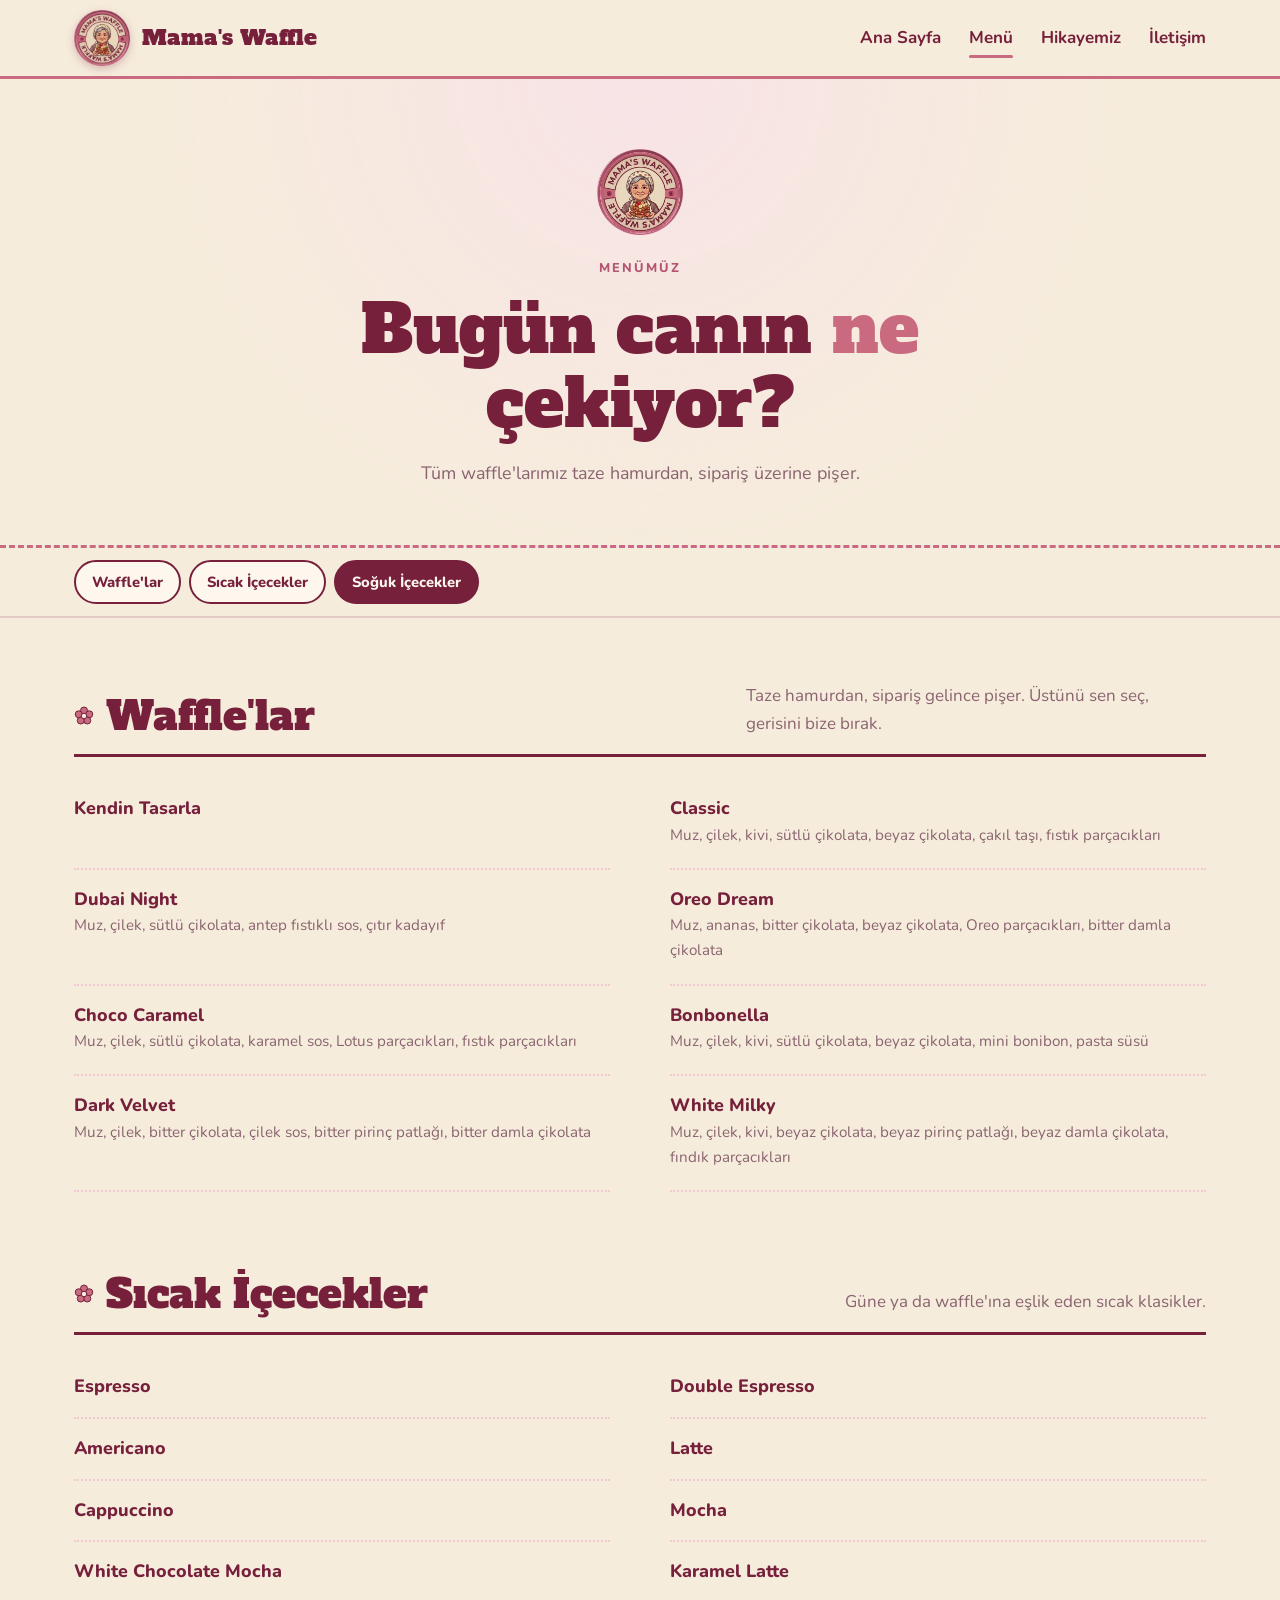
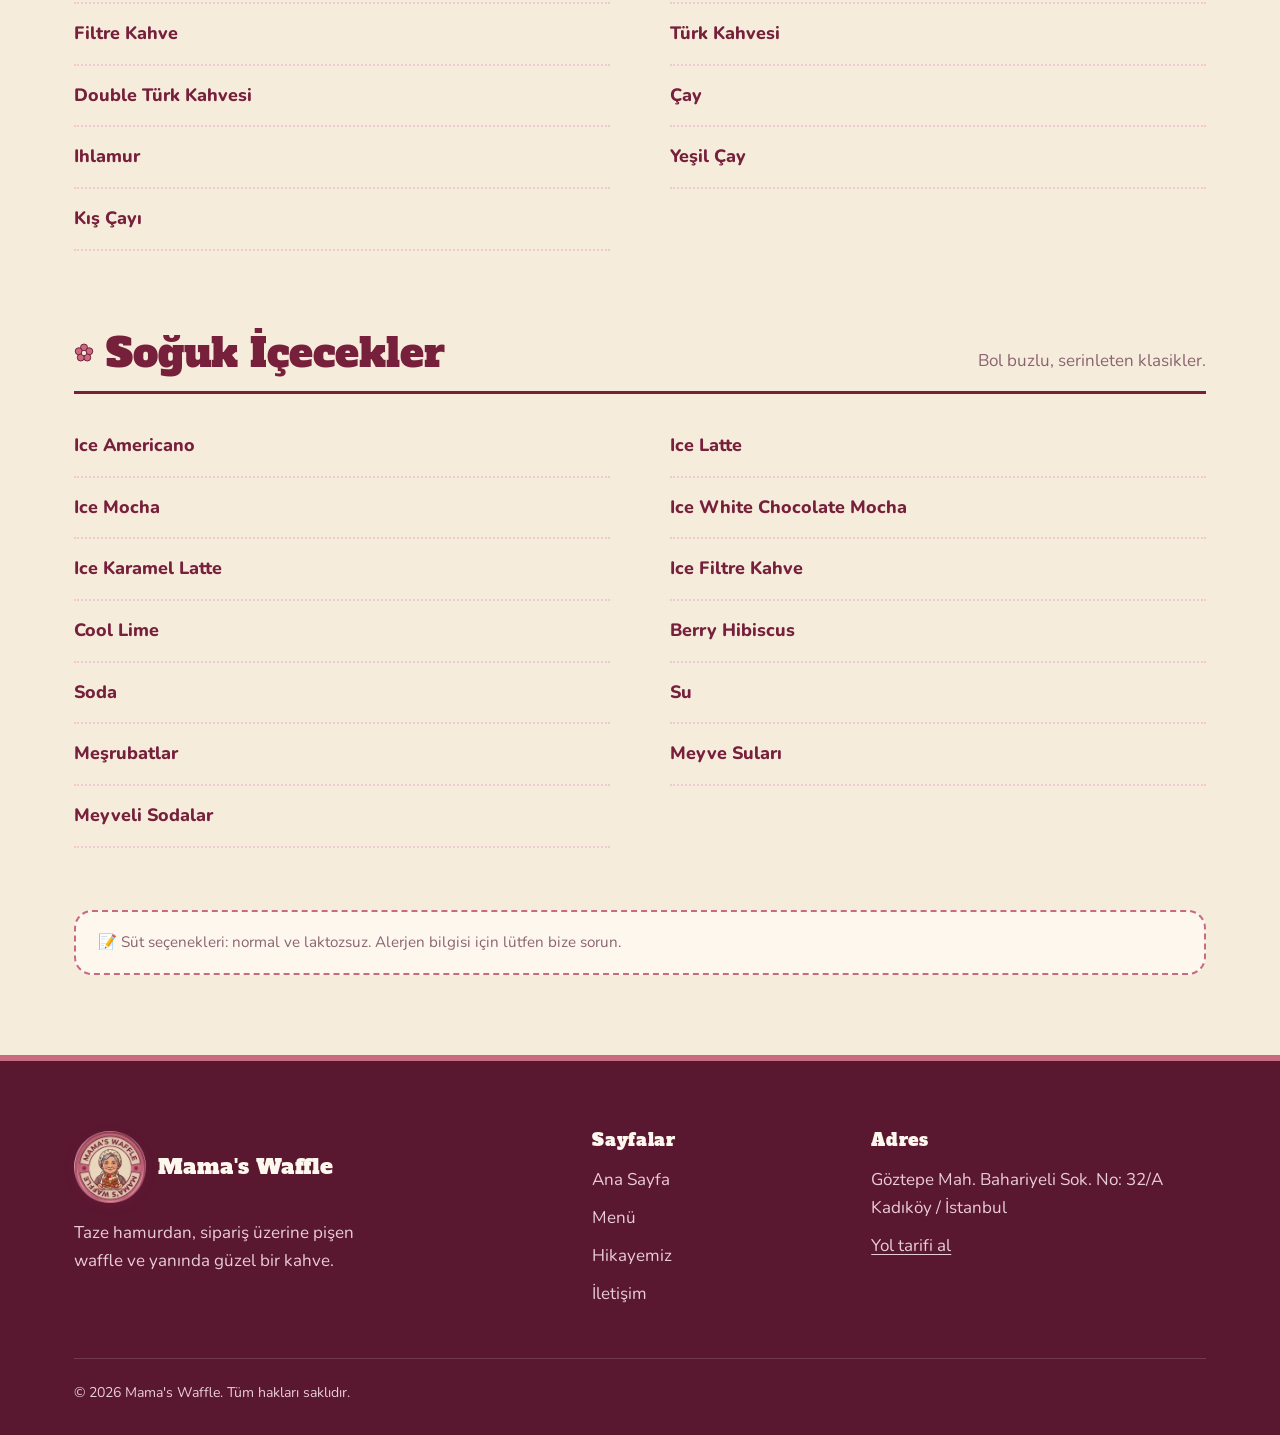
<file: menu.html>
<!DOCTYPE html>
<html lang="tr">
<head>
<meta charset="UTF-8">
<meta name="viewport" content="width=device-width, initial-scale=1.0">
<!-- Google tag (gtag.js) -->
<script async src="https://www.googletagmanager.com/gtag/js?id=G-5L23BG56F2"></script>
<script>
  window.dataLayer = window.dataLayer || [];
  function gtag(){dataLayer.push(arguments);}
  gtag('js', new Date());
  gtag('config', 'G-5L23BG56F2');
</script>
<title>Menü | Mama's Waffle</title>
<meta name="description" content="Mama's Waffle menüsü: waffle'lar (Dubai Night, Choco Caramel, Oreo Dream...), sıcak ve soğuk kahveler ve diğer içecekler.">
<link rel="canonical" href="https://www.mamaswaffle.com/menu.html">
<meta property="og:type" content="website">
<meta property="og:site_name" content="Mama's Waffle">
<meta property="og:title" content="Menü | Mama's Waffle">
<meta property="og:description" content="Mama's Waffle menüsü: waffle'lar (Dubai Night, Choco Caramel, Oreo Dream...), sıcak ve soğuk kahveler ve diğer içecekler.">
<meta property="og:url" content="https://www.mamaswaffle.com/menu.html">
<meta property="og:image" content="https://www.mamaswaffle.com/images/og-image.png">
<meta name="twitter:card" content="summary_large_image">
<meta name="theme-color" content="#76203b">
<link rel="icon" href="favicon.png" type="image/png">
<link rel="apple-touch-icon" href="images/apple-touch-icon.png">
<link rel="preconnect" href="https://fonts.googleapis.com">
<link rel="preconnect" href="https://fonts.gstatic.com" crossorigin>
<link href="https://fonts.googleapis.com/css2?family=Alfa+Slab+One&family=Kalam:wght@700&family=Nunito:wght@400;600;700;800&display=swap" rel="stylesheet">
<link rel="stylesheet" href="style.css">
</head>
<body>

<header>
  <nav class="nav">
    <a href="index.html" class="logo" aria-label="Mama's Waffle ana sayfa"><img src="images/logo-320.webp" alt="Mama's Waffle logosu" width="56" height="56"><span>Mama's Waffle</span></a>
    <div class="nav-links" id="navLinks">
      <a href="index.html">Ana Sayfa</a>
      <a href="menu.html" class="active">Menü</a>
      <a href="hakkimizda.html">Hikayemiz</a>
      <a href="iletisim.html">İletişim</a>
    </div>
    <button class="burger" id="burger" aria-label="Menüyü aç" aria-expanded="false"><span></span><span></span><span></span></button>
  </nav>
</header>

<main>
<section class="page-hero">
  <div class="container">
    <img class="mini" src="images/logo-320.webp" alt="" width="86" height="86">
    <span class="eyebrow">Menümüz</span>
    <h1>Bugün canın <em>ne</em> çekiyor?</h1>
    <p>Tüm waffle'larımız taze hamurdan, sipariş üzerine pişer.</p>
  </div>
</section>

<nav class="tabs" aria-label="Menü bölümleri">
  <div class="container">
    <a href="#waffle">Waffle'lar</a>
    <a href="#sicak">Sıcak İçecekler</a>
    <a href="#soguk">Soğuk İçecekler</a>
  </div>
</nav>

<div class="container">
  <section class="menu-sec" id="waffle">
    <div class="sec-head"><h2><i class="flower" aria-hidden="true"></i>Waffle'lar</h2><p>Taze hamurdan, sipariş gelince pişer. Üstünü sen seç, gerisini bize bırak.</p></div>
    <div class="m-grid">
      <div class="m-item"><div class="m-row"><h3>Kendin Tasarla</h3></div></div>
      <div class="m-item"><div class="m-row"><h3>Classic</h3></div><p>Muz, çilek, kivi, sütlü çikolata, beyaz çikolata, çakıl taşı, fıstık parçacıkları</p></div>
      <div class="m-item"><div class="m-row"><h3>Dubai Night</h3></div><p>Muz, çilek, sütlü çikolata, antep fıstıklı sos, çıtır kadayıf</p></div>
      <div class="m-item"><div class="m-row"><h3>Oreo Dream</h3></div><p>Muz, ananas, bitter çikolata, beyaz çikolata, Oreo parçacıkları, bitter damla çikolata</p></div>
      <div class="m-item"><div class="m-row"><h3>Choco Caramel</h3></div><p>Muz, çilek, sütlü çikolata, karamel sos, Lotus parçacıkları, fıstık parçacıkları</p></div>
      <div class="m-item"><div class="m-row"><h3>Bonbonella</h3></div><p>Muz, çilek, kivi, sütlü çikolata, beyaz çikolata, mini bonibon, pasta süsü</p></div>
      <div class="m-item"><div class="m-row"><h3>Dark Velvet</h3></div><p>Muz, çilek, bitter çikolata, çilek sos, bitter pirinç patlağı, bitter damla çikolata</p></div>
      <div class="m-item"><div class="m-row"><h3>White Milky</h3></div><p>Muz, çilek, kivi, beyaz çikolata, beyaz pirinç patlağı, beyaz damla çikolata, fındık parçacıkları</p></div>
    </div>
  </section>

  <section class="menu-sec" id="sicak">
    <div class="sec-head"><h2><i class="flower" aria-hidden="true"></i>Sıcak İçecekler</h2><p>Güne ya da waffle'ına eşlik eden sıcak klasikler.</p></div>
    <div class="m-grid">
      <div class="m-item"><div class="m-row"><h3>Espresso</h3></div></div>
      <div class="m-item"><div class="m-row"><h3>Double Espresso</h3></div></div>
      <div class="m-item"><div class="m-row"><h3>Americano</h3></div></div>
      <div class="m-item"><div class="m-row"><h3>Latte</h3></div></div>
      <div class="m-item"><div class="m-row"><h3>Cappuccino</h3></div></div>
      <div class="m-item"><div class="m-row"><h3>Mocha</h3></div></div>
      <div class="m-item"><div class="m-row"><h3>White Chocolate Mocha</h3></div></div>
      <div class="m-item"><div class="m-row"><h3>Karamel Latte</h3></div></div>
      <div class="m-item"><div class="m-row"><h3>Filtre Kahve</h3></div></div>
      <div class="m-item"><div class="m-row"><h3>Türk Kahvesi</h3></div></div>
      <div class="m-item"><div class="m-row"><h3>Double Türk Kahvesi</h3></div></div>
      <div class="m-item"><div class="m-row"><h3>Çay</h3></div></div>
      <div class="m-item"><div class="m-row"><h3>Ihlamur</h3></div></div>
      <div class="m-item"><div class="m-row"><h3>Yeşil Çay</h3></div></div>
      <div class="m-item"><div class="m-row"><h3>Kış Çayı</h3></div></div>
    </div>
  </section>

  <section class="menu-sec" id="soguk">
    <div class="sec-head"><h2><i class="flower" aria-hidden="true"></i>Soğuk İçecekler</h2><p>Bol buzlu, serinleten klasikler.</p></div>
    <div class="m-grid">
      <div class="m-item"><div class="m-row"><h3>Ice Americano</h3></div></div>
      <div class="m-item"><div class="m-row"><h3>Ice Latte</h3></div></div>
      <div class="m-item"><div class="m-row"><h3>Ice Mocha</h3></div></div>
      <div class="m-item"><div class="m-row"><h3>Ice White Chocolate Mocha</h3></div></div>
      <div class="m-item"><div class="m-row"><h3>Ice Karamel Latte</h3></div></div>
      <div class="m-item"><div class="m-row"><h3>Ice Filtre Kahve</h3></div></div>
      <div class="m-item"><div class="m-row"><h3>Cool Lime</h3></div></div>
      <div class="m-item"><div class="m-row"><h3>Berry Hibiscus</h3></div></div>
      <div class="m-item"><div class="m-row"><h3>Soda</h3></div></div>
      <div class="m-item"><div class="m-row"><h3>Su</h3></div></div>
      <div class="m-item"><div class="m-row"><h3>Meşrubatlar</h3></div></div>
      <div class="m-item"><div class="m-row"><h3>Meyve Suları</h3></div></div>
      <div class="m-item"><div class="m-row"><h3>Meyveli Sodalar</h3></div></div>
    </div>
  </section>

  <p class="note">📝 Süt seçenekleri: normal ve laktozsuz. Alerjen bilgisi için lütfen bize sorun.</p>
</div>
</main>

<footer>
  <div class="container">
    <div class="foot">
      <div>
        <a href="index.html" class="logo"><img src="images/logo-320.webp" alt="" width="72" height="72" loading="lazy"><span>Mama's Waffle</span></a>
        <p style="margin-top:16px;max-width:320px">Taze hamurdan, sipariş üzerine pişen waffle ve yanında güzel bir kahve.</p>
      </div>
      <div>
        <h4>Sayfalar</h4>
        <ul>
          <li><a href="index.html">Ana Sayfa</a></li>
          <li><a href="menu.html">Menü</a></li>
          <li><a href="hakkimizda.html">Hikayemiz</a></li>
          <li><a href="iletisim.html">İletişim</a></li>
        </ul>
      </div>
      <div>
        <h4>Adres</h4>
        <p>Göztepe Mah. Bahariyeli Sok. No: 32/A<br>Kadıköy / İstanbul</p>
        <p style="margin-top:10px"><a href="https://www.google.com/maps/search/?api=1&amp;query=Bahariyeli+Sokak+32+G%C3%B6ztepe+Kad%C4%B1k%C3%B6y+%C4%B0stanbul" target="_blank" rel="noopener" style="text-decoration:underline;text-underline-offset:3px">Yol tarifi al</a></p>
      </div>
    </div>
    <div class="foot-bottom">
      <span>© 2026 Mama's Waffle. Tüm hakları saklıdır.</span>
    </div>
  </div>
</footer>

<script src="script.js"></script>
</body>
</html>
</file>
<file: style.css>
/* Mama's Waffle — logodan alınan renkler: gül pembe çerçeve, mürdüm yazı, krem zemin, waffle balı */
:root{
  --rose:#c96a80;
  --rose-2:#b4566d;
  --rose-soft:#f0c9d2;
  --blush:#f8e3e6;
  --plum:#76203b;
  --plum-2:#5a1730;
  --cream:#f6ecdc;
  --paper:#fdf7ee;
  --honey:#e3a35f;
  --honey-soft:#f6dcb8;
  --berry:#c8343f;
  --ink:#4a1a2b;
  --muted:#8a6470;
  --line:rgba(118,32,59,.16);
  --radius:24px;
  --display:'Alfa Slab One',Georgia,serif;
  --body:'Nunito',system-ui,sans-serif;
  --hand:'Kalam',cursive;
}
*{box-sizing:border-box;margin:0;padding:0}
html{scroll-behavior:smooth}
body{font-family:var(--body);background:var(--cream);color:var(--ink);line-height:1.65;font-size:17px;overflow-x:hidden}
h1,h2,h3,h4{font-family:var(--display);font-weight:400;line-height:1.1;color:var(--plum)}
a{color:inherit;text-decoration:none}
img,svg{max-width:100%;display:block}
.container{max-width:1180px;margin:0 auto;padding:0 24px}
.hand{font-family:var(--hand);font-weight:700;color:var(--rose-2)}

/* Çiçek süsü (logodaki çiçek) */
.flower{display:inline-block;width:20px;height:20px;background:url(images/flower.svg) center/contain no-repeat;flex-shrink:0}

/* Butonlar */
.btn{display:inline-flex;align-items:center;justify-content:center;gap:10px;background:var(--plum);color:var(--paper);border:2.5px solid var(--plum);
  padding:13px 26px;border-radius:999px;font-weight:800;font-size:1rem;cursor:pointer;font-family:var(--body);
  box-shadow:0 5px 0 var(--plum-2);transition:transform .15s,box-shadow .15s,background .15s}
.btn:hover{transform:translateY(-2px);box-shadow:0 7px 0 var(--plum-2)}
.btn:active{transform:translateY(3px);box-shadow:0 2px 0 var(--plum-2)}
.btn.rose{background:var(--rose);border-color:var(--plum)}
.btn.ghost{background:var(--paper);color:var(--plum);border-color:var(--plum)}
.btn.light{background:var(--paper);color:var(--plum);border-color:var(--paper);box-shadow:0 5px 0 rgba(0,0,0,.18)}

.eyebrow{display:inline-flex;align-items:center;gap:10px;font-size:.8rem;font-weight:800;letter-spacing:.16em;text-transform:uppercase;color:var(--rose-2);margin-bottom:14px}

/* Duyuru */
.announce{background:var(--plum);color:var(--cream);text-align:center;font-size:.92rem;padding:9px 16px;font-weight:600}
.announce a{color:var(--rose-soft);font-weight:800;text-decoration:underline;text-underline-offset:3px}

/* Header */
header{position:sticky;top:0;z-index:50;background:var(--cream);border-bottom:3px solid var(--rose)}
.nav{display:flex;align-items:center;justify-content:space-between;max-width:1180px;margin:0 auto;padding:10px 24px;gap:16px}
.logo{display:flex;align-items:center;gap:12px;line-height:1}
.logo img{width:56px;height:56px;filter:drop-shadow(0 3px 4px rgba(118,32,59,.25))}
.logo span{font-family:var(--display);font-size:1.35rem;color:var(--plum);letter-spacing:.02em}
.nav-links{display:flex;align-items:center;gap:28px}
.nav-links a{font-weight:700;position:relative;color:var(--plum)}
.nav-links a:not(.btn)::after{content:'';position:absolute;left:0;bottom:-6px;height:3px;width:0;background:var(--rose);border-radius:3px;transition:width .2s}
.nav-links a:not(.btn):hover::after,.nav-links a.active::after{width:100%}
.nav-links .btn{padding:9px 20px;font-size:.95rem;color:var(--paper)}
.burger{display:none;background:var(--paper);border:2.5px solid var(--plum);border-radius:14px;width:48px;height:44px;cursor:pointer;flex-direction:column;justify-content:center;align-items:center;gap:5px}
.burger span{width:20px;height:2.5px;background:var(--plum);border-radius:2px;transition:.2s}
.burger.open span:nth-child(1){transform:translateY(7.5px) rotate(45deg)}
.burger.open span:nth-child(2){opacity:0}
.burger.open span:nth-child(3){transform:translateY(-7.5px) rotate(-45deg)}

/* Hero */
.hero{position:relative;padding:64px 0 90px;overflow:hidden;
  background:radial-gradient(circle at 78% 46%,var(--blush) 0,transparent 42%)}
.hero::before{content:'';position:absolute;inset:0;pointer-events:none;opacity:.5;
  background-image:radial-gradient(var(--rose-soft) 1.6px,transparent 1.6px);background-size:26px 26px;
  -webkit-mask-image:linear-gradient(90deg,transparent 30%,#000 100%);mask-image:linear-gradient(90deg,transparent 30%,#000 100%)}
.hero-grid{display:grid;grid-template-columns:1.1fr .9fr;gap:40px;align-items:center;position:relative}
.soon{display:inline-flex;align-items:center;gap:10px;background:var(--paper);border:2.5px solid var(--plum);border-radius:999px;padding:6px 16px 6px 8px;font-weight:700;font-size:.92rem;margin-bottom:26px;color:var(--plum)}
.soon b{background:var(--rose);color:var(--paper);border-radius:999px;padding:3px 11px;font-size:.76rem;letter-spacing:.08em;text-transform:uppercase}
.hero h1{font-size:clamp(2.6rem,6vw,4.9rem);letter-spacing:-.01em}
.hero h1 em{font-style:normal;color:var(--rose)}
.hero h1 .hl{font-family:var(--hand);font-weight:700;color:var(--rose-2);font-size:.82em;display:inline-block;transform:rotate(-3deg)}
.hero p.lead{font-size:1.18rem;color:var(--muted);max-width:520px;margin:24px 0 34px}
.hero-cta{display:flex;flex-wrap:wrap;gap:14px}
.badge-wrap{position:relative;width:min(100%,460px);margin:0 auto;aspect-ratio:1}
.badge-wrap::before{content:'';position:absolute;inset:-6%;border-radius:50%;border:3px dashed var(--rose);opacity:.55;animation:spin 60s linear infinite}
.badge-wrap img{position:relative;width:100%;height:100%;filter:drop-shadow(0 26px 30px rgba(118,32,59,.28));animation:float 5s ease-in-out infinite}
.badge-wrap .f1,.badge-wrap .f2,.badge-wrap .f3{position:absolute;width:42px;height:42px}
.badge-wrap .f1{top:-2%;left:4%}.badge-wrap .f2{bottom:6%;right:-4%;width:34px;height:34px}.badge-wrap .f3{top:40%;left:-8%;width:28px;height:28px}
.sticker{position:absolute;right:-2%;top:4%;width:118px;height:118px;border-radius:50%;background:var(--honey);color:var(--plum);border:3px solid var(--plum);
  display:flex;align-items:center;justify-content:center;text-align:center;font-family:var(--hand);font-weight:700;font-size:1.45rem;line-height:1.05;transform:rotate(12deg);box-shadow:0 5px 0 var(--plum-2);z-index:2}
@keyframes float{50%{transform:translateY(-12px)}}
@keyframes spin{to{transform:rotate(360deg)}}

/* Kayan şerit */
.marquee{background:var(--rose);color:var(--paper);border-block:3px solid var(--plum);overflow:hidden;padding:14px 0}
.marquee-track{display:flex;gap:36px;width:max-content;animation:scroll 30s linear infinite;align-items:center}
.marquee span{font-family:var(--display);font-size:1.3rem;letter-spacing:.04em;text-transform:uppercase;display:flex;align-items:center;gap:36px}
.marquee span::after{content:'';width:20px;height:20px;background:url(images/flower-cream.svg) center/contain no-repeat}
@keyframes scroll{to{transform:translateX(-50%)}}

/* Bölümler */
.block{padding:96px 0}
.head{max-width:640px;margin-bottom:50px}
.head.center{text-align:center;margin-inline:auto}
.head h2{font-size:clamp(2rem,4.2vw,3.1rem)}
.head p{color:var(--muted);margin-top:14px;font-size:1.08rem}

/* Etiket bandı başlık (logodaki yay bant gibi) */
.ribbon{display:inline-block;background:var(--paper);border:3px solid var(--plum);border-radius:14px;padding:6px 18px;font-family:var(--display);color:var(--plum);letter-spacing:.06em;text-transform:uppercase;font-size:.95rem;box-shadow:0 0 0 5px var(--rose)}

/* Kova / tabak */
.duo{display:grid;grid-template-columns:1fr 1fr;gap:28px}
.duo-card{background:var(--paper);border:3px solid var(--plum);border-radius:var(--radius);padding:34px;display:grid;grid-template-columns:1fr 140px;gap:18px;align-items:center;box-shadow:0 0 0 7px var(--rose-soft);transition:transform .2s}
.duo-card:hover{transform:translateY(-4px)}
.duo-card.alt{background:var(--plum);color:var(--cream);box-shadow:0 0 0 7px var(--rose)}
.duo-card.alt h3{color:var(--paper)}
.duo-card .num{font-weight:800;font-size:.82rem;letter-spacing:.12em;text-transform:uppercase;color:var(--rose-2)}
.duo-card.alt .num{color:var(--rose-soft)}
.duo-card h3{font-size:2rem;margin:8px 0 10px}
.duo-card p{color:var(--muted)}
.duo-card.alt p{color:#e9cdd5}
.duo-card a{display:inline-block;margin-top:16px;font-weight:800;border-bottom:2.5px solid var(--rose)}

/* Adımlar */
.steps{display:grid;grid-template-columns:repeat(3,1fr);gap:24px}
.step{background:var(--paper);border-radius:var(--radius);padding:36px 30px;border:3px solid var(--plum);position:relative;text-align:center}
.step .n{width:62px;height:62px;border-radius:50%;background:var(--rose);color:var(--paper);font-family:var(--display);font-size:1.6rem;display:flex;align-items:center;justify-content:center;margin:-68px auto 16px;border:3px solid var(--plum);box-shadow:0 0 0 6px var(--cream)}
.step h3{font-size:1.3rem;margin-bottom:8px}
.step p{color:var(--muted)}
.steps-wrap{padding-top:34px}

/* Favoriler */
.favs{display:grid;grid-template-columns:repeat(4,1fr);gap:22px}
.fav{background:var(--paper);border:3px solid var(--plum);border-radius:var(--radius);overflow:hidden;display:flex;flex-direction:column;transition:transform .2s,box-shadow .2s}
.fav:hover{transform:translateY(-5px);box-shadow:0 10px 0 var(--rose)}
.art{height:160px;position:relative;border-bottom:3px solid var(--plum);display:flex;align-items:center;justify-content:center}
.art svg{width:110px;height:110px}
.art.a1{background:#e6efd4}.art.a2{background:var(--honey-soft)}.art.a3{background:var(--blush)}.art.a4{background:#efe2f0}
.tag{position:absolute;top:12px;left:12px;background:var(--plum);color:var(--paper);font-size:.72rem;font-weight:800;letter-spacing:.08em;text-transform:uppercase;padding:4px 10px;border-radius:999px}
.tag.r{background:var(--rose)}.tag.g{background:#6d8a3a}
.fav-body{padding:18px 20px 22px;display:flex;flex-direction:column;gap:4px;flex:1}
.fav-body .type{font-size:.76rem;font-weight:800;letter-spacing:.12em;text-transform:uppercase;color:var(--rose-2)}
.fav-body h3{font-size:1.25rem}
.fav-body p{color:var(--muted);font-size:.95rem}

/* Mama bandı */
.mama-band{background:var(--plum);color:var(--cream);position:relative;overflow:hidden}
.mama-band::before{content:'';position:absolute;inset:0;opacity:.08;background:url(images/flower-cream.svg) 0 0/56px 56px}
.mama-band .grid{display:grid;grid-template-columns:1fr;max-width:820px;gap:56px;align-items:center;position:relative}
.mama-band h2{color:var(--paper);font-size:clamp(2rem,4vw,3rem)}
.mama-band h2 em{font-style:normal;color:var(--rose-soft)}
.mama-band p{color:#e9cdd5;margin:18px 0 28px;font-size:1.08rem}
.mama-band .eyebrow{color:var(--rose-soft)}
.mama-band .portrait{max-width:340px;margin:0 auto;border-radius:50%;box-shadow:0 0 0 10px var(--rose),0 0 0 14px var(--plum-2)}

/* Kahve */
.combo{display:grid;gap:14px}
.combo div{display:flex;justify-content:space-between;align-items:center;gap:16px;background:var(--paper);border:3px solid var(--plum);border-radius:18px;padding:18px 22px}
.combo b{display:block;font-family:var(--display);font-weight:400;color:var(--plum);font-size:1.1rem}
.combo small{color:var(--muted);font-size:.92rem}
.combo .p{background:var(--rose);color:var(--paper);font-weight:800;font-size:.8rem;padding:5px 12px;border-radius:999px;white-space:nowrap;text-transform:uppercase;letter-spacing:.06em}
.split{display:grid;grid-template-columns:1fr 1fr;gap:60px;align-items:center}
.split h2{font-size:clamp(2rem,4vw,3rem)}
.split p{color:var(--muted);margin-top:16px}

/* Fit */
.fit-band{display:grid;grid-template-columns:auto 1fr auto;gap:30px;align-items:center;background:#e9efd9;border:3px solid var(--plum);border-radius:var(--radius);padding:32px 36px}
.fit-band .badge{width:84px;height:84px;border-radius:50%;background:#6d8a3a;color:var(--paper);display:flex;align-items:center;justify-content:center;font-family:var(--display);font-size:1.3rem;border:3px solid var(--plum)}
.fit-band h3{font-size:1.6rem}
.fit-band p{color:var(--muted);margin-top:6px}

/* Haber ver */
.notify{background:var(--rose);color:var(--paper);border:3px solid var(--plum);border-radius:32px;padding:56px 50px;display:grid;grid-template-columns:1fr 1fr;gap:40px;align-items:center;position:relative;overflow:hidden;box-shadow:0 0 0 8px var(--rose-soft)}
.notify h2{color:var(--paper);font-size:clamp(1.9rem,3.6vw,2.7rem)}
.notify p{margin-top:12px;color:#fde9ee}
.notify .eyebrow{color:var(--paper)}
.notify form{display:grid;gap:12px}
.field{width:100%;padding:14px 18px;border-radius:14px;border:2.5px solid var(--plum);background:var(--paper);font:inherit;color:var(--ink)}
.field:focus{outline:3px solid var(--rose-soft);outline-offset:1px}
textarea.field{min-height:130px;resize:vertical}
.form-msg{display:none;background:var(--paper);color:var(--plum);border:2.5px solid var(--plum);border-radius:14px;padding:13px 16px;font-weight:700}
.form-msg.show{display:block}

/* Sayfa başı */
.page-hero{padding:70px 0 56px;position:relative;overflow:hidden;text-align:center;background:radial-gradient(circle at 50% 0,var(--blush),transparent 60%);border-bottom:3px dashed var(--rose)}
.page-hero h1{font-size:clamp(2.4rem,5.5vw,4.2rem);max-width:820px;margin:0 auto}
.page-hero h1 em{font-style:normal;color:var(--rose)}
.page-hero p{color:var(--muted);max-width:600px;margin:18px auto 0;font-size:1.12rem}
.page-hero .mini{width:86px;height:86px;margin:0 auto 18px}

/* Menü */
.tabs{position:sticky;top:79px;z-index:40;background:var(--cream);border-bottom:2px solid var(--line)}
.tabs .container{display:flex;gap:8px;overflow-x:auto;padding-block:12px;scrollbar-width:none}
.tabs .container::-webkit-scrollbar{display:none}
.tabs a{white-space:nowrap;padding:8px 16px;border-radius:999px;font-weight:800;font-size:.92rem;border:2.5px solid var(--plum);color:var(--plum);background:var(--paper);transition:background .15s,color .15s}
.tabs a.on,.tabs a:hover{background:var(--plum);color:var(--paper)}
.menu-sec{padding:64px 0 16px;scroll-margin-top:150px}
.sec-head{display:flex;align-items:flex-end;justify-content:space-between;gap:30px;flex-wrap:wrap;margin-bottom:22px;padding-bottom:16px;border-bottom:3px solid var(--plum)}
.sec-head h2{font-size:clamp(1.8rem,3.6vw,2.5rem);display:flex;align-items:center;gap:12px}
.sec-head p{color:var(--muted);max-width:460px}
.m-grid{display:grid;grid-template-columns:1fr 1fr;column-gap:60px}
.m-item{padding:20px 0;border-bottom:2px dotted var(--rose-soft)}
.m-row{display:flex;align-items:baseline;gap:12px}
.m-row h3{font-family:var(--body);font-weight:800;font-size:1.12rem;color:var(--plum)}
.m-row .dots{flex:1;border-bottom:2px dotted var(--rose);transform:translateY(-5px)}
.m-row .price{font-family:var(--display);color:var(--rose-2);font-size:1.15rem}
.m-item p{color:var(--muted);font-size:.95rem;margin-top:4px}
.pill{display:inline-block;font-size:.66rem;font-weight:800;letter-spacing:.08em;text-transform:uppercase;padding:2px 8px;border-radius:999px;vertical-align:middle;margin-left:4px;background:var(--plum);color:var(--paper)}
.pill.r{background:var(--rose)}.pill.y{background:var(--honey);color:var(--plum)}.pill.g{background:#6d8a3a}
.note{margin:46px 0 80px;background:var(--paper);border:2.5px dashed var(--rose);border-radius:18px;padding:18px 22px;color:var(--muted);font-size:.95rem}
.note.inline{margin:26px 0 0}

/* Hikaye */
.quote{font-family:var(--hand);font-size:clamp(1.9rem,3.4vw,2.6rem);line-height:1.25;color:var(--plum);background:var(--paper);border:3px solid var(--plum);border-radius:var(--radius);padding:44px 40px;box-shadow:0 0 0 8px var(--rose-soft);position:relative;font-weight:700}
.quote small{display:block;font-family:var(--body);font-size:1rem;color:var(--muted);margin-top:16px;font-weight:600}
.quote::before{content:'';position:absolute;top:-22px;right:28px;width:44px;height:44px;background:url(images/flower.svg) center/contain no-repeat}
.values{display:grid;grid-template-columns:repeat(3,1fr);gap:22px}
.value{background:var(--paper);border:3px solid var(--plum);border-radius:var(--radius);padding:30px}
.value .ic{width:56px;height:56px;border-radius:50%;background:var(--blush);border:2.5px solid var(--plum);display:flex;align-items:center;justify-content:center;margin-bottom:16px}
.value h3{font-size:1.3rem;margin-bottom:8px}
.value p{color:var(--muted)}

/* İletişim */
.contact-grid{display:grid;grid-template-columns:.9fr 1.1fr;gap:40px;align-items:start}
.info-list{display:grid;gap:16px}
.info{display:flex;gap:16px;align-items:flex-start;background:var(--paper);border:3px solid var(--plum);border-radius:20px;padding:20px}
.info .ic{width:46px;height:46px;border-radius:50%;background:var(--blush);display:flex;align-items:center;justify-content:center;flex-shrink:0;border:2px solid var(--plum)}
.info h3{font-size:1.15rem}
.info p{color:var(--muted);font-size:.96rem}
.card-form{background:var(--paper);border:3px solid var(--plum);border-radius:var(--radius);padding:34px;display:grid;gap:14px;box-shadow:0 0 0 8px var(--rose-soft)}
.card-form h2{font-size:1.7rem;margin-bottom:6px}
.card-form label{display:grid;gap:6px;font-weight:700;font-size:.92rem;color:var(--plum)}
.row2{display:grid;grid-template-columns:1fr 1fr;gap:14px}

/* Footer */
footer{background:var(--plum-2);color:#e9cdd5;padding:70px 0 30px;margin-top:20px;border-top:6px solid var(--rose)}
.foot{display:grid;grid-template-columns:2fr 1fr 1.4fr;gap:40px}
footer .logo span{color:var(--paper)}
footer .logo img{width:72px;height:72px}
footer h4{color:var(--paper);font-size:1.1rem;margin-bottom:16px;letter-spacing:.04em}
footer ul{list-style:none;display:grid;gap:10px}
footer a:hover{color:var(--paper)}
.foot-bottom{border-top:1px solid rgba(255,255,255,.15);margin-top:50px;padding-top:22px;display:flex;justify-content:space-between;gap:16px;flex-wrap:wrap;font-size:.88rem}
.foot-bottom a{text-decoration:underline;text-underline-offset:3px}

/* Kaydırınca belirme */
.reveal{opacity:0;translate:0 24px;transition:opacity .7s ease,translate .7s ease}
.reveal.in{opacity:1;translate:0 0}
@media (prefers-reduced-motion:reduce){*{animation:none!important;transition:none!important}.reveal{opacity:1;translate:0 0}}

/* Mobil */
@media (max-width:980px){
  .hero-grid,.split,.mama-band .grid,.contact-grid,.notify{grid-template-columns:1fr}
  .hero-art{order:-1}
  .badge-wrap{width:min(78%,360px)}
  .favs{grid-template-columns:1fr 1fr}
  .duo{grid-template-columns:1fr}
  .values,.steps{grid-template-columns:1fr}
  .steps{gap:56px}
  .foot{grid-template-columns:1fr 1fr}
  .foot>div:first-child{grid-column:1/-1}
}
@media (max-width:820px){
  .burger{display:flex}
  .nav-links{position:absolute;top:100%;left:0;right:0;background:var(--cream);flex-direction:column;align-items:stretch;gap:0;padding:8px 24px 20px;border-bottom:3px solid var(--rose);display:none}
  .nav-links.open{display:flex}
  .nav-links a{padding:14px 0;border-bottom:1px solid var(--line)}
  .nav-links a:not(.btn)::after{display:none}
  .nav-links .btn{margin-top:14px;border-bottom:2.5px solid var(--plum)}
  .m-grid{grid-template-columns:1fr}
  .tabs{top:75px}
}
@media (max-width:560px){
  body{font-size:16px}
  .container{padding:0 16px}
  .nav{padding:8px 16px}
  .logo img{width:52px;height:52px}
  .logo span{font-size:1.15rem}
  .block{padding:70px 0}
  .hero{padding:36px 0 64px}
  .sticker{width:92px;height:92px;font-size:1.15rem}
  .favs{grid-template-columns:1fr}
  .duo-card{grid-template-columns:1fr;padding:28px}
  .duo-card svg{display:none}
  .fit-band{grid-template-columns:1fr;text-align:center;justify-items:center}
  .notify{padding:40px 24px}
  .row2{grid-template-columns:1fr}
  .foot{grid-template-columns:1fr}
  .tabs{top:71px}
}
</file>
